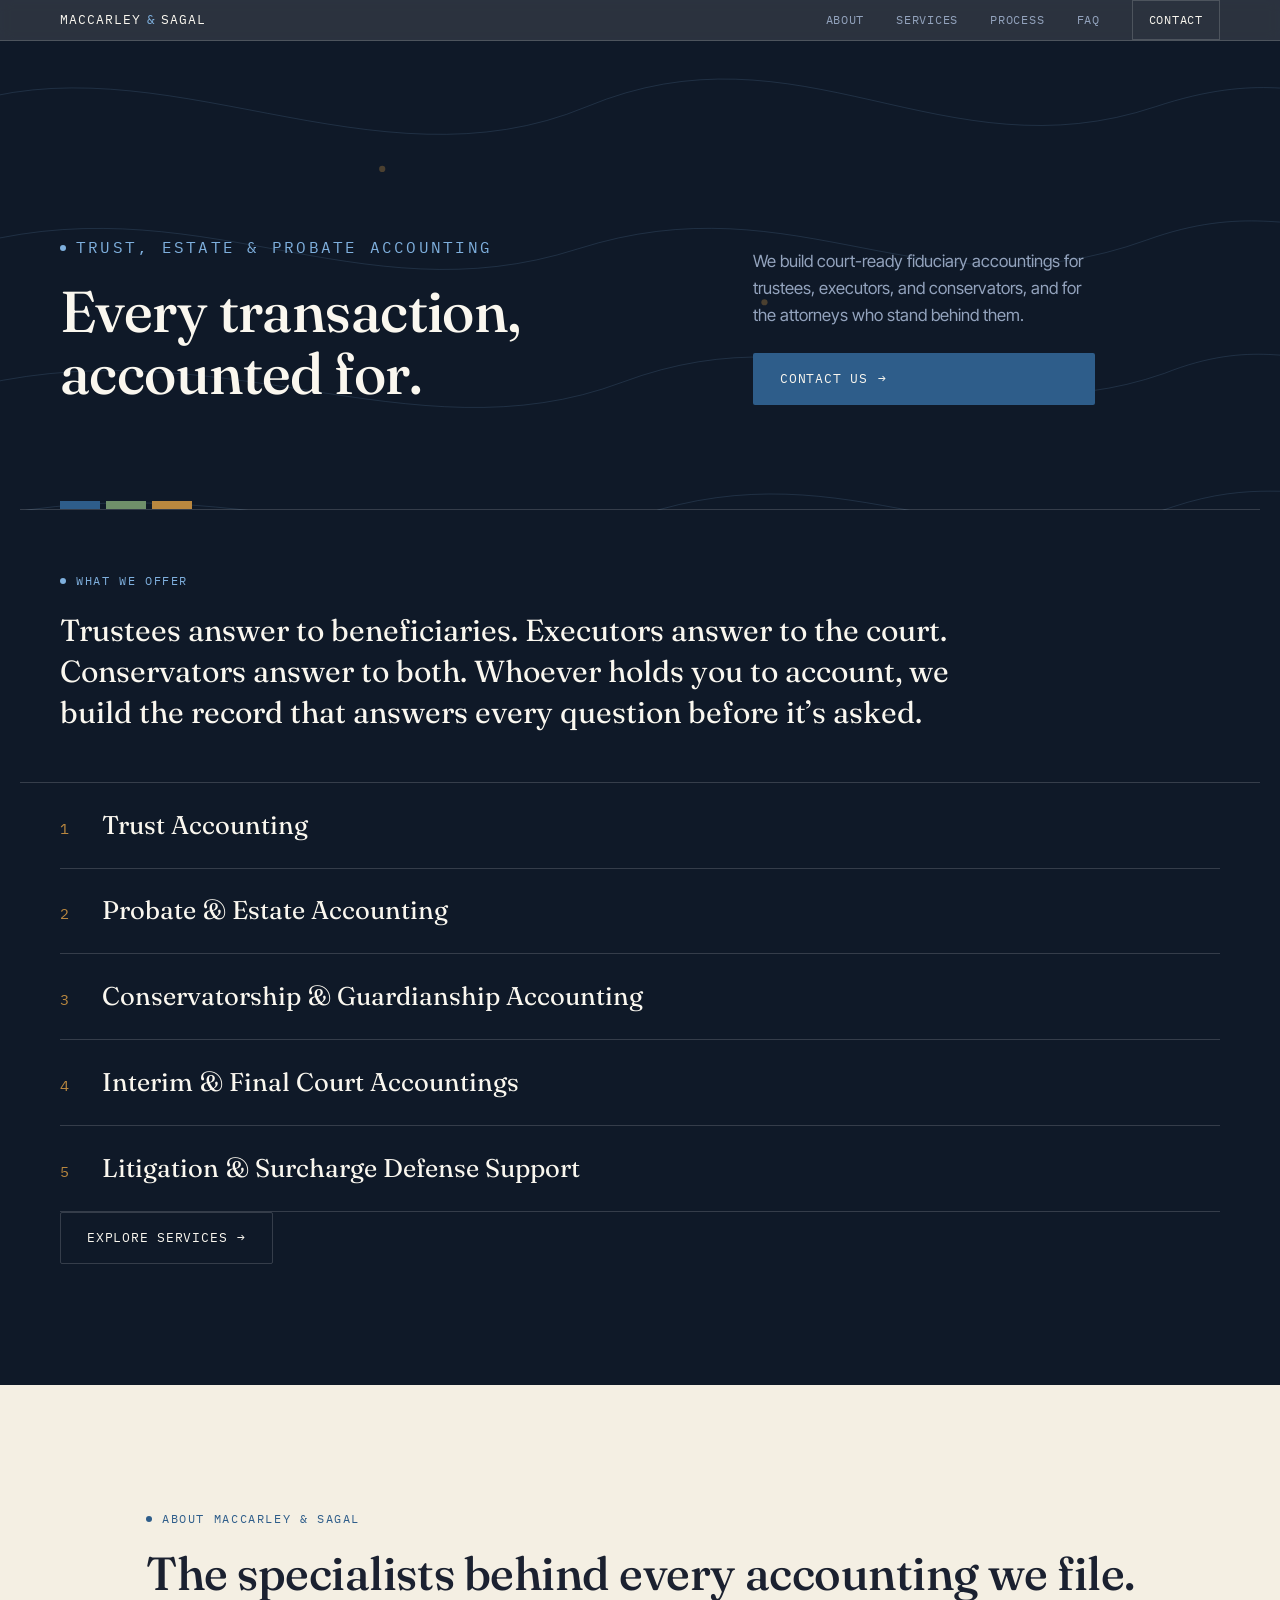
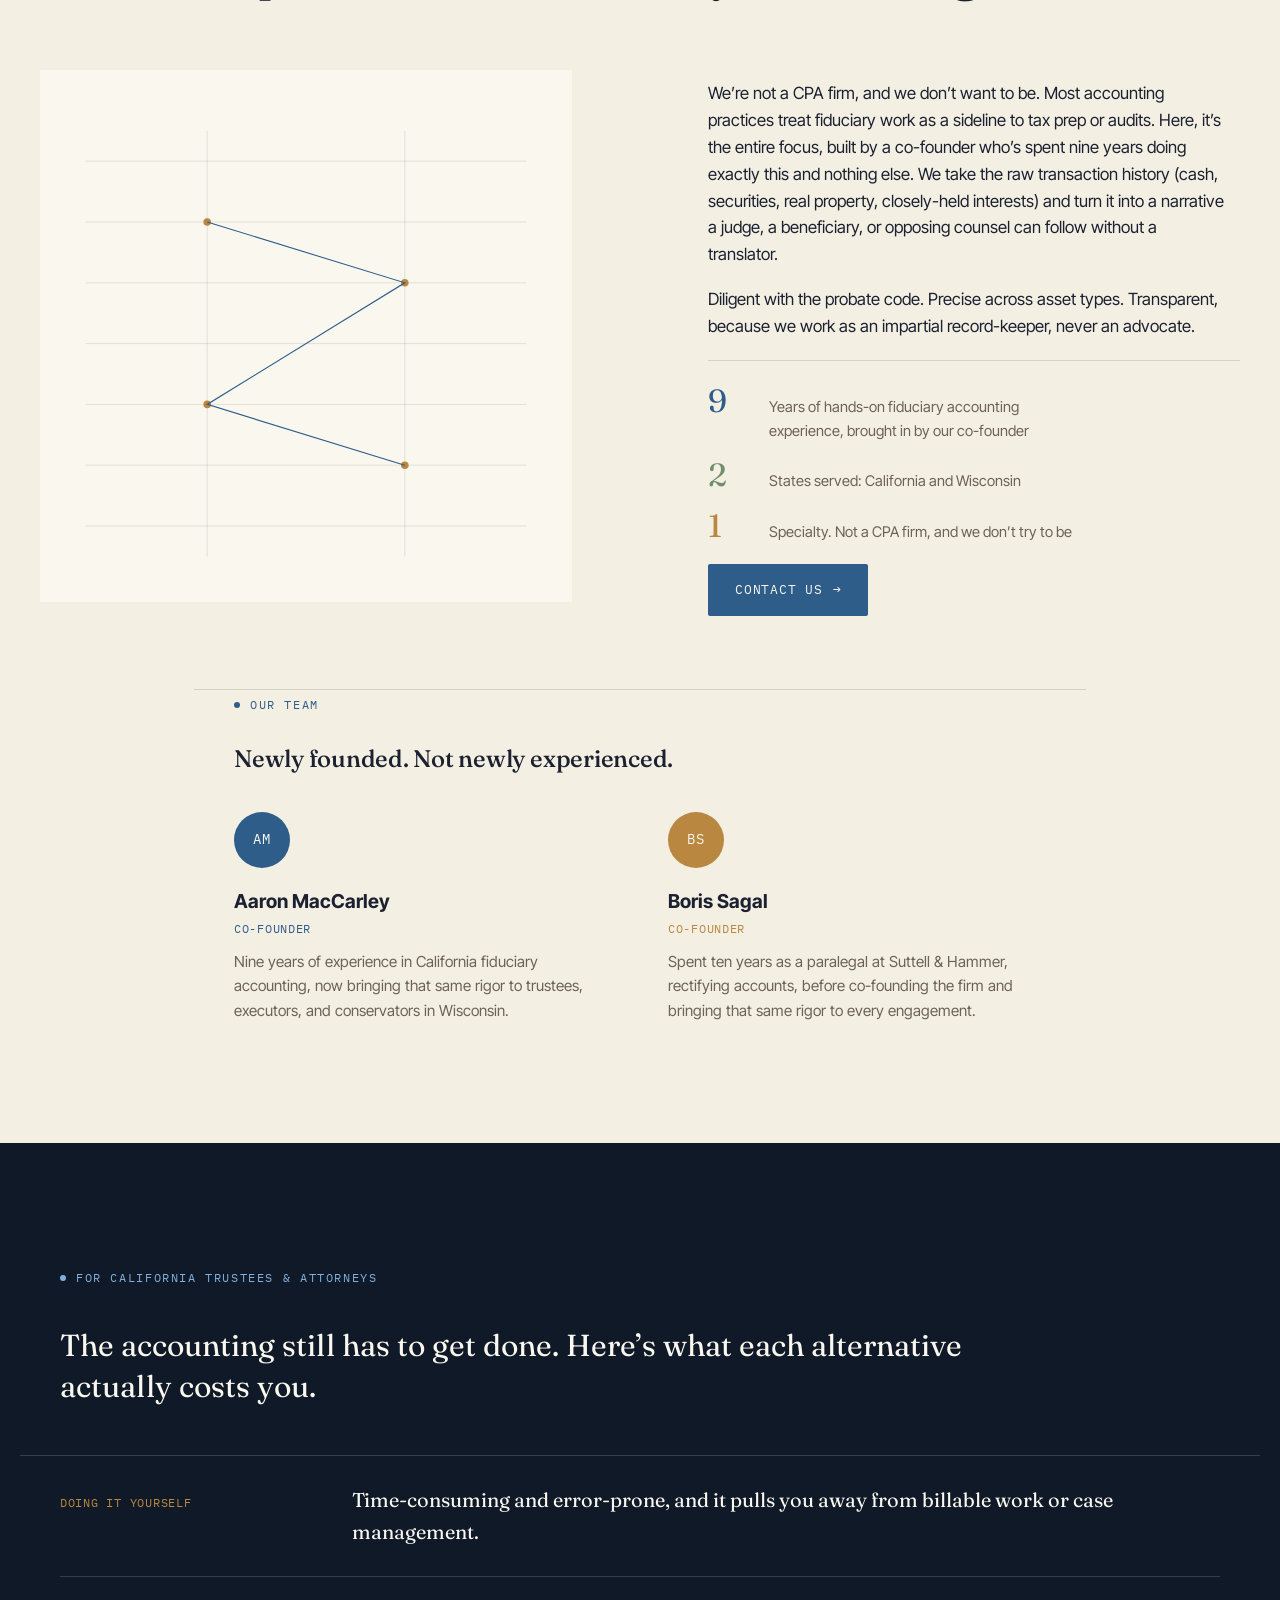
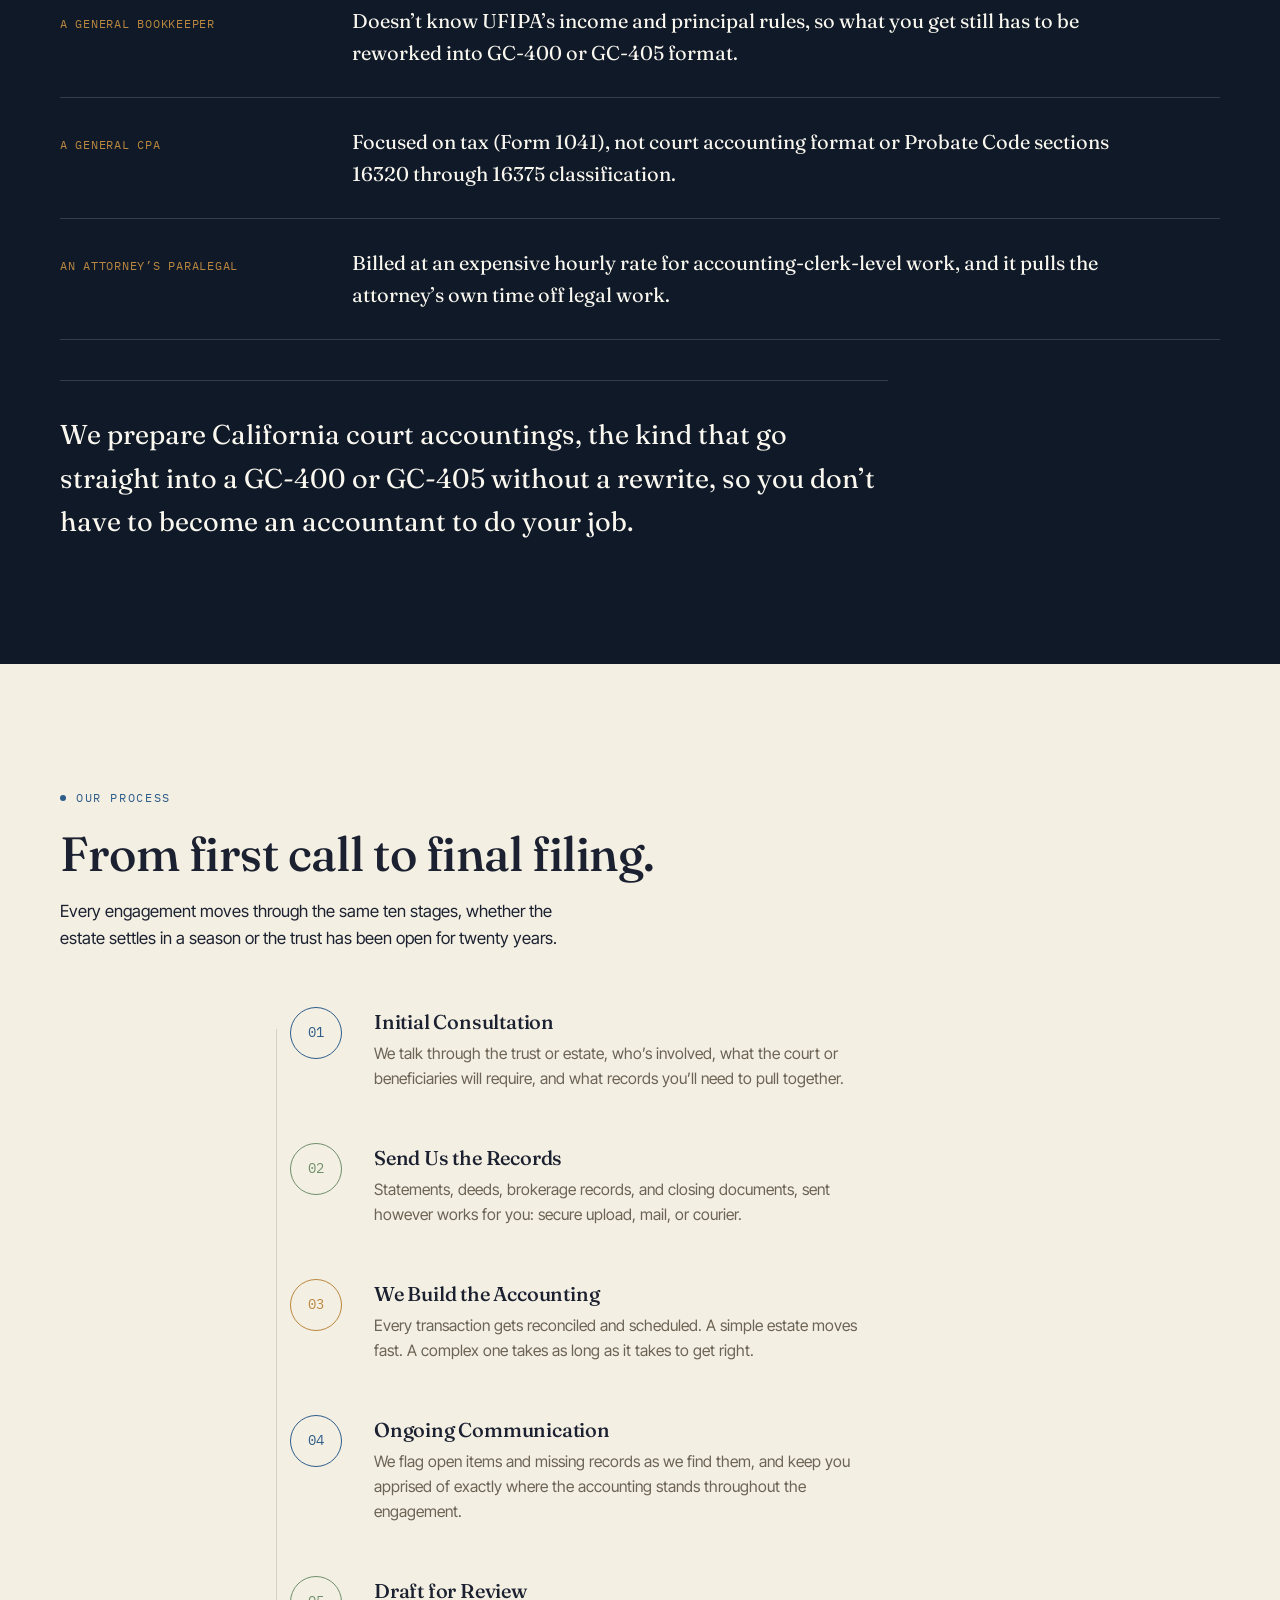
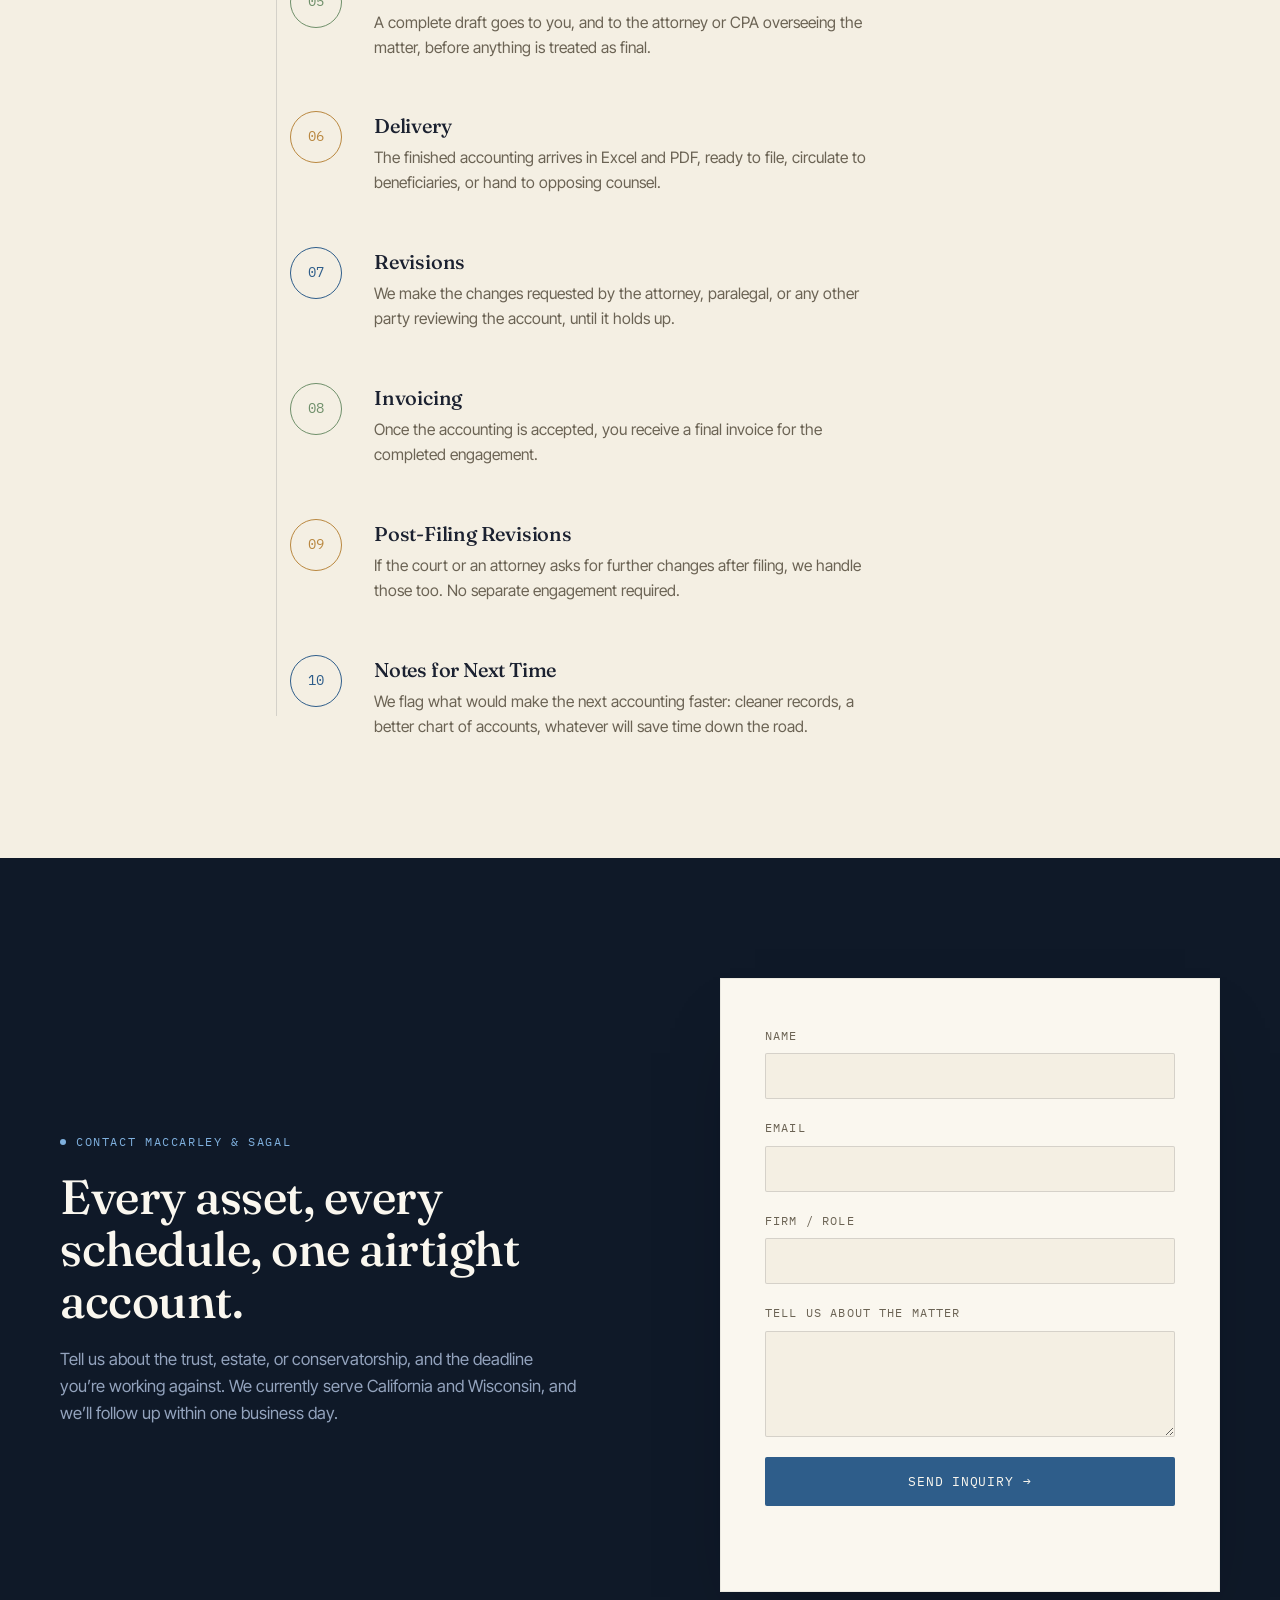
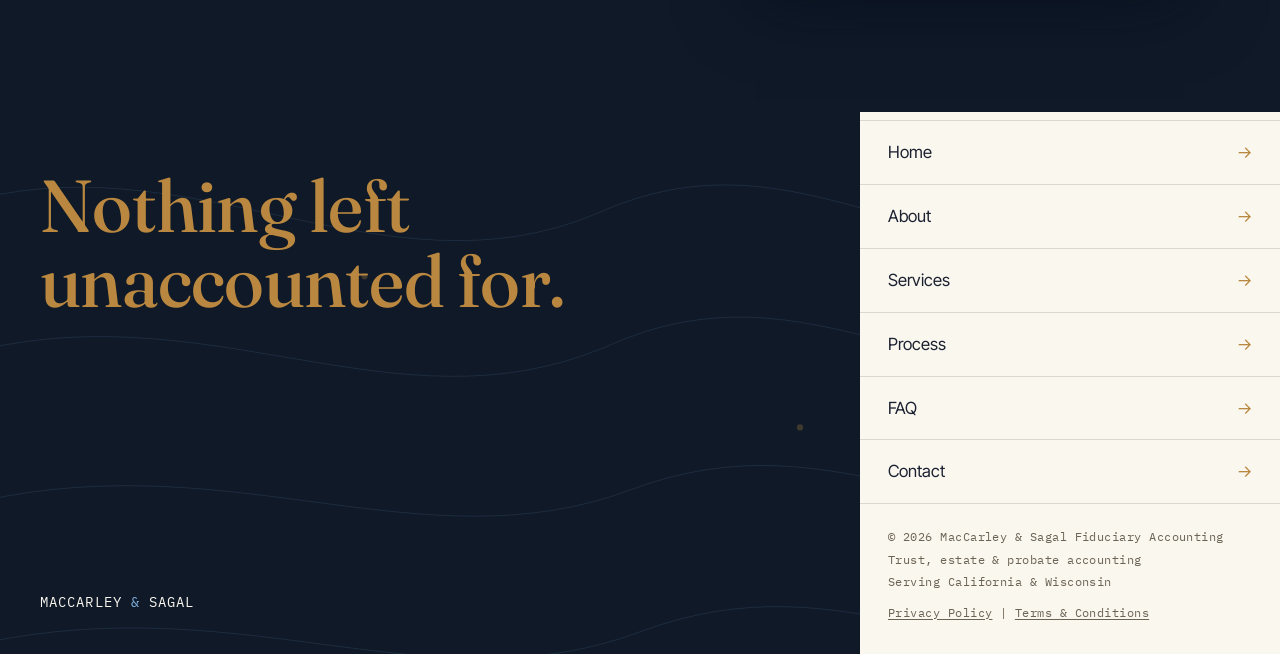
<file: index.html>
<!DOCTYPE html>
<html lang="en">
<head>
<meta charset="UTF-8">
<meta name="viewport" content="width=device-width, initial-scale=1.0">
<title>MacCarley &amp; Sagal Fiduciary Accounting | Trust, Estate &amp; Probate Accounting</title>
<meta name="description" content="Court-ready fiduciary accounting for trustees, executors, conservators, and the attorneys who represent them.">
<link rel="icon" type="image/svg+xml" href="favicon.svg">
<meta name="theme-color" content="#0F1928">
<meta property="og:type" content="website">
<meta property="og:site_name" content="MacCarley &amp; Sagal Fiduciary Accounting">
<meta property="og:title" content="MacCarley &amp; Sagal Fiduciary Accounting | Trust, Estate &amp; Probate Accounting">
<meta property="og:description" content="Court-ready fiduciary accounting for trustees, executors, conservators, and the attorneys who represent them.">
<meta property="og:url" content="https://macsagal.com/">
<meta name="twitter:card" content="summary">
<meta name="twitter:title" content="MacCarley &amp; Sagal Fiduciary Accounting | Trust, Estate &amp; Probate Accounting">
<meta name="twitter:description" content="Court-ready fiduciary accounting for trustees, executors, conservators, and the attorneys who represent them.">
<link rel="preconnect" href="https://fonts.googleapis.com">
<link rel="preconnect" href="https://fonts.gstatic.com" crossorigin>
<link href="https://fonts.googleapis.com/css2?family=Fraunces:opsz,wght@9..144,300;9..144,400;9..144,500;9..144,600&family=Inter+Tight:wght@400;500;600&family=IBM+Plex+Mono:wght@400;500&display=swap" rel="stylesheet">
<link rel="stylesheet" href="css/styles.css">
</head>
<body>

<a class="skip-link" href="#main">Skip to content</a>

<header class="site-header" data-reveal>
  <div class="wrap header-inner">
    <a href="#top" class="brand"><span class="brand-line">MacCarley</span> <span class="brand-accent">&amp;</span> <span class="brand-line">Sagal</span></a>
    <button class="nav-toggle" id="navToggle" aria-expanded="false" aria-controls="siteNav" aria-label="Toggle menu">
      <span></span><span></span><span></span>
    </button>
    <nav class="site-nav" id="siteNav">
      <a href="#about">About</a>
      <a href="#services">Services</a>
      <a href="#process">Process</a>
      <a href="faq.html">FAQ</a>
      <a href="#contact" class="nav-cta">Contact</a>
    </nav>
  </div>
</header>

<main id="main">

  <!-- HERO -->
  <section class="hero" id="top">
    <div class="hero-bg" aria-hidden="true">
      <svg class="topo" viewBox="0 0 1440 900" preserveAspectRatio="xMidYMid slice" xmlns="http://www.w3.org/2000/svg">
        <path d="M-50,120 C200,40 380,220 620,140 C860,60 1000,240 1250,160 C1400,110 1460,150 1500,130" />
        <path d="M-50,260 C180,180 420,360 660,260 C900,160 1060,340 1300,260 C1420,220 1470,250 1500,240" />
        <path d="M-50,420 C220,340 400,500 650,420 C900,340 1040,500 1290,410 C1400,370 1460,400 1500,390" />
        <path d="M-50,580 C240,500 460,660 700,570 C940,480 1080,640 1310,560 C1410,520 1460,550 1500,540" />
        <path d="M-50,730 C260,650 480,800 720,720 C960,640 1100,790 1320,710 C1410,680 1460,700 1500,690" />
        <circle cx="1180" cy="180" r="3.5" />
        <circle cx="430" cy="330" r="3.5" />
        <circle cx="860" cy="480" r="3.5" />
      </svg>
    </div>
    <div class="wrap hero-grid">
      <div class="hero-copy" data-reveal-stagger>
        <p class="eyebrow eyebrow-light"><span class="eyebrow-dot"></span>Trust, estate &amp; probate accounting</p>
        <h1 class="hero-headline">Every transaction,<br>accounted for.</h1>
      </div>
      <div class="hero-aside" data-reveal-stagger>
        <p>We build court-ready fiduciary accountings for trustees, executors, and conservators, and for the attorneys who stand behind them.</p>
        <a href="#contact" class="btn btn-primary">Contact Us <span aria-hidden="true">&rarr;</span></a>
      </div>
    </div>
    <div class="wrap swatch-row" data-reveal>
      <span class="swatch swatch-blue"></span>
      <span class="swatch swatch-sage"></span>
      <span class="swatch swatch-brass"></span>
    </div>
  </section>

  <!-- SERVICES (dark) -->
  <section class="section section-ink" id="services">
    <div class="wrap">
      <p class="eyebrow eyebrow-light" data-reveal><span class="eyebrow-dot"></span>What we offer</p>
      <p class="lede lede-light" data-reveal>Trustees answer to beneficiaries. Executors answer to the court. Conservators answer to both. Whoever holds you to account, we build the record that answers every question before it&rsquo;s asked.</p>
    </div>
    <ol class="service-list wrap" data-reveal-stagger>
      <li class="service-row">
        <span class="service-num">1</span>
        <span class="service-name">Trust Accounting</span>
      </li>
      <li class="service-row">
        <span class="service-num">2</span>
        <span class="service-name">Probate &amp; Estate Accounting</span>
      </li>
      <li class="service-row">
        <span class="service-num">3</span>
        <span class="service-name">Conservatorship &amp; Guardianship Accounting</span>
      </li>
      <li class="service-row">
        <span class="service-num">4</span>
        <span class="service-name">Interim &amp; Final Court Accountings</span>
      </li>
      <li class="service-row">
        <span class="service-num">5</span>
        <span class="service-name">Litigation &amp; Surcharge Defense Support</span>
      </li>
    </ol>
    <div class="wrap" data-reveal>
      <a href="#about" class="btn btn-outline-light">Explore Services <span aria-hidden="true">&rarr;</span></a>
    </div>
  </section>

  <!-- ABOUT -->
  <section class="section section-cream about" id="about">
    <div class="wrap about-head">
      <p class="eyebrow" data-reveal><span class="eyebrow-dot"></span>About MacCarley &amp; Sagal</p>
      <h2 class="section-headline about-headline" data-reveal>The specialists behind every accounting we file.</h2>
    </div>
    <div class="about-visual" data-reveal aria-hidden="true">
      <svg class="ledger-art" viewBox="0 0 700 700" xmlns="http://www.w3.org/2000/svg">
        <rect x="0" y="0" width="700" height="700" class="ledger-bg"/>
        <g class="ledger-lines">
          <line x1="60" y1="120" x2="640" y2="120"/>
          <line x1="60" y1="200" x2="640" y2="200"/>
          <line x1="60" y1="280" x2="640" y2="280"/>
          <line x1="60" y1="360" x2="640" y2="360"/>
          <line x1="60" y1="440" x2="640" y2="440"/>
          <line x1="60" y1="520" x2="640" y2="520"/>
          <line x1="60" y1="600" x2="640" y2="600"/>
          <line x1="220" y1="80" x2="220" y2="640"/>
          <line x1="480" y1="80" x2="480" y2="640"/>
        </g>
        <g class="ledger-mark">
          <circle cx="220" cy="200" r="5"/>
          <circle cx="480" cy="280" r="5"/>
          <circle cx="220" cy="440" r="5"/>
          <circle cx="480" cy="520" r="5"/>
          <path d="M220,200 L480,280 L220,440 L480,520" fill="none"/>
        </g>
      </svg>
    </div>
    <div class="about-copy">
      <p class="body-copy" data-reveal>We&rsquo;re not a CPA firm, and we don&rsquo;t want to be. Most accounting practices treat fiduciary work as a sideline to tax prep or audits. Here, it&rsquo;s the entire focus, built by a co-founder who&rsquo;s spent nine years doing exactly this and nothing else. We take the raw transaction history (cash, securities, real property, closely-held interests) and turn it into a narrative a judge, a beneficiary, or opposing counsel can follow without a translator.</p>
      <p class="body-copy" data-reveal>Diligent with the probate code. Precise across asset types. Transparent, because we work as an impartial record-keeper, never an advocate.</p>
      <div class="fact-row" data-reveal-stagger>
        <div class="fact">
          <span class="fact-num">9</span>
          <span class="fact-label">Years of hands-on fiduciary accounting experience, brought in by our co-founder</span>
        </div>
        <div class="fact">
          <span class="fact-num">2</span>
          <span class="fact-label">States served: California and Wisconsin</span>
        </div>
        <div class="fact">
          <span class="fact-num">1</span>
          <span class="fact-label">Specialty. Not a CPA firm, and we don&rsquo;t try to be</span>
        </div>
      </div>
      <a href="#contact" class="btn btn-primary" data-reveal>Contact Us <span aria-hidden="true">&rarr;</span></a>
    </div>
    <div class="wrap team">
      <div class="team-head">
        <p class="eyebrow" data-reveal><span class="eyebrow-dot"></span>Our Team</p>
        <h3 class="team-title" data-reveal>Newly founded. Not newly experienced.</h3>
      </div>
      <div class="team-grid" data-reveal-stagger>
        <div class="team-member">
          <span class="team-avatar" aria-hidden="true">AM</span>
          <h4 class="team-name">Aaron MacCarley</h4>
          <p class="team-role">Co-Founder</p>
          <p class="team-bio">Nine years of experience in California fiduciary accounting, now bringing that same rigor to trustees, executors, and conservators in Wisconsin.</p>
        </div>
        <div class="team-member">
          <span class="team-avatar" aria-hidden="true">BS</span>
          <h4 class="team-name">Boris Sagal</h4>
          <p class="team-role">Co-Founder</p>
          <p class="team-bio">Spent ten years as a paralegal at Suttell &amp; Hammer, rectifying accounts, before co-founding the firm and bringing that same rigor to every engagement.</p>
        </div>
      </div>
    </div>
  </section>

  <!-- CALIFORNIA COMPARISON -->
  <section class="section section-ink compare">
    <div class="wrap">
      <p class="eyebrow eyebrow-light" data-reveal><span class="eyebrow-dot"></span>For California Trustees &amp; Attorneys</p>
      <p class="lede lede-light" data-reveal>The accounting still has to get done. Here&rsquo;s what each alternative actually costs you.</p>
    </div>
    <ol class="compare-list wrap" data-reveal-stagger>
      <li class="compare-row">
        <span class="compare-name">Doing It Yourself</span>
        <p class="compare-gap">Time-consuming and error-prone, and it pulls you away from billable work or case management.</p>
      </li>
      <li class="compare-row">
        <span class="compare-name">A General Bookkeeper</span>
        <p class="compare-gap">Doesn&rsquo;t know UFIPA&rsquo;s income and principal rules, so what you get still has to be reworked into GC-400 or GC-405 format.</p>
      </li>
      <li class="compare-row">
        <span class="compare-name">A General CPA</span>
        <p class="compare-gap">Focused on tax (Form 1041), not court accounting format or Probate Code sections 16320 through 16375 classification.</p>
      </li>
      <li class="compare-row">
        <span class="compare-name">An Attorney&rsquo;s Paralegal</span>
        <p class="compare-gap">Billed at an expensive hourly rate for accounting-clerk-level work, and it pulls the attorney&rsquo;s own time off legal work.</p>
      </li>
    </ol>
    <div class="wrap" data-reveal>
      <p class="compare-close">We prepare California court accountings, the kind that go straight into a GC-400 or GC-405 without a rewrite, so you don&rsquo;t have to become an accountant to do your job.</p>
    </div>
  </section>

  <!-- PROCESS -->
  <section class="section section-cream process" id="process">
    <div class="wrap process-head">
      <p class="eyebrow" data-reveal><span class="eyebrow-dot"></span>Our Process</p>
      <h2 class="section-headline" data-reveal>From first call to final filing.</h2>
      <p class="body-copy process-intro" data-reveal>Every engagement moves through the same ten stages, whether the estate settles in a season or the trust has been open for twenty years.</p>
    </div>
    <ol class="wrap timeline">
      <li class="timeline-item timeline-blue" data-reveal>
        <span class="timeline-node">01</span>
        <div class="timeline-copy">
          <h3 class="timeline-title">Initial Consultation</h3>
          <p class="timeline-desc">We talk through the trust or estate, who&rsquo;s involved, what the court or beneficiaries will require, and what records you&rsquo;ll need to pull together.</p>
        </div>
      </li>
      <li class="timeline-item timeline-sage" data-reveal>
        <span class="timeline-node">02</span>
        <div class="timeline-copy">
          <h3 class="timeline-title">Send Us the Records</h3>
          <p class="timeline-desc">Statements, deeds, brokerage records, and closing documents, sent however works for you: secure upload, mail, or courier.</p>
        </div>
      </li>
      <li class="timeline-item timeline-brass" data-reveal>
        <span class="timeline-node">03</span>
        <div class="timeline-copy">
          <h3 class="timeline-title">We Build the Accounting</h3>
          <p class="timeline-desc">Every transaction gets reconciled and scheduled. A simple estate moves fast. A complex one takes as long as it takes to get right.</p>
        </div>
      </li>
      <li class="timeline-item timeline-blue" data-reveal>
        <span class="timeline-node">04</span>
        <div class="timeline-copy">
          <h3 class="timeline-title">Ongoing Communication</h3>
          <p class="timeline-desc">We flag open items and missing records as we find them, and keep you apprised of exactly where the accounting stands throughout the engagement.</p>
        </div>
      </li>
      <li class="timeline-item timeline-sage" data-reveal>
        <span class="timeline-node">05</span>
        <div class="timeline-copy">
          <h3 class="timeline-title">Draft for Review</h3>
          <p class="timeline-desc">A complete draft goes to you, and to the attorney or CPA overseeing the matter, before anything is treated as final.</p>
        </div>
      </li>
      <li class="timeline-item timeline-brass" data-reveal>
        <span class="timeline-node">06</span>
        <div class="timeline-copy">
          <h3 class="timeline-title">Delivery</h3>
          <p class="timeline-desc">The finished accounting arrives in Excel and PDF, ready to file, circulate to beneficiaries, or hand to opposing counsel.</p>
        </div>
      </li>
      <li class="timeline-item timeline-blue" data-reveal>
        <span class="timeline-node">07</span>
        <div class="timeline-copy">
          <h3 class="timeline-title">Revisions</h3>
          <p class="timeline-desc">We make the changes requested by the attorney, paralegal, or any other party reviewing the account, until it holds up.</p>
        </div>
      </li>
      <li class="timeline-item timeline-sage" data-reveal>
        <span class="timeline-node">08</span>
        <div class="timeline-copy">
          <h3 class="timeline-title">Invoicing</h3>
          <p class="timeline-desc">Once the accounting is accepted, you receive a final invoice for the completed engagement.</p>
        </div>
      </li>
      <li class="timeline-item timeline-brass" data-reveal>
        <span class="timeline-node">09</span>
        <div class="timeline-copy">
          <h3 class="timeline-title">Post-Filing Revisions</h3>
          <p class="timeline-desc">If the court or an attorney asks for further changes after filing, we handle those too. No separate engagement required.</p>
        </div>
      </li>
      <li class="timeline-item timeline-blue" data-reveal>
        <span class="timeline-node">10</span>
        <div class="timeline-copy">
          <h3 class="timeline-title">Notes for Next Time</h3>
          <p class="timeline-desc">We flag what would make the next accounting faster: cleaner records, a better chart of accounts, whatever will save time down the road.</p>
        </div>
      </li>
    </ol>
  </section>

  <!-- CONTACT -->
  <section class="section section-ink contact" id="contact">
    <div class="wrap contact-grid">
      <div class="contact-copy">
        <p class="eyebrow eyebrow-light" data-reveal><span class="eyebrow-dot"></span>Contact MacCarley &amp; Sagal</p>
        <h2 class="section-headline" style="color:var(--paper)" data-reveal>Every asset, every schedule, one airtight account.</h2>
        <p class="body-copy" style="color:var(--muted-cool)" data-reveal>Tell us about the trust, estate, or conservatorship, and the deadline you&rsquo;re working against. We currently serve California and Wisconsin, and we&rsquo;ll follow up within one business day.</p>
      </div>
      <div class="contact-panel" data-reveal>
        <form class="contact-form" id="contactForm" action="https://formspree.io/f/mykqqzzz" method="POST" novalidate>
          <input type="hidden" name="_subject" value="New website inquiry: MacCarley &amp; Sagal">
          <div class="field">
            <label for="name">Name</label>
            <input type="text" id="name" name="name" autocomplete="name" required>
          </div>
          <div class="field">
            <label for="email">Email</label>
            <input type="email" id="email" name="email" autocomplete="email" required>
          </div>
          <div class="field">
            <label for="firm">Firm / Role</label>
            <input type="text" id="firm" name="firm" autocomplete="organization">
          </div>
          <div class="field">
            <label for="message">Tell us about the matter</label>
            <textarea id="message" name="message" rows="4" required></textarea>
          </div>
          <button type="submit" class="btn btn-primary btn-block">Send Inquiry <span aria-hidden="true">&rarr;</span></button>
          <p class="form-note" id="formNote" role="status" aria-live="polite"></p>
        </form>
      </div>
    </div>
  </section>

</main>

<footer class="site-footer">
  <div class="footer-bg" aria-hidden="true">
    <svg class="topo" viewBox="0 0 1440 900" preserveAspectRatio="xMidYMid slice" xmlns="http://www.w3.org/2000/svg">
      <path d="M-50,100 C220,20 400,200 640,110 C880,20 1020,220 1270,120 C1400,70 1460,110 1500,100" />
      <path d="M-50,250 C210,170 430,360 670,260 C910,150 1050,360 1290,260 C1410,210 1460,250 1500,240" />
      <path d="M-50,420 C230,340 440,510 680,410 C920,300 1060,500 1300,400 C1410,360 1460,390 1500,380" />
      <path d="M-50,590 C250,510 470,660 710,570 C950,480 1090,650 1310,560 C1410,520 1460,550 1500,540" />
      <path d="M-50,750 C260,670 480,820 720,730 C960,640 1100,800 1320,720 C1410,690 1460,710 1500,700" />
      <circle cx="1150" cy="160" r="3.5" />
      <circle cx="410" cy="330" r="3.5" />
      <circle cx="900" cy="500" r="3.5" />
    </svg>
  </div>
  <div class="footer-grid" data-reveal-stagger>
    <div class="footer-left">
      <h2 class="footer-headline">Nothing left<br>unaccounted for.</h2>
      <a href="#top" class="footer-brand">MacCarley <span class="brand-accent">&amp;</span> Sagal</a>
    </div>
    <div class="footer-box">
      <nav class="footer-box-nav">
        <a href="#top"><span>Home</span><span class="row-arrow" aria-hidden="true">&rarr;</span></a>
        <a href="#about"><span>About</span><span class="row-arrow" aria-hidden="true">&rarr;</span></a>
        <a href="#services"><span>Services</span><span class="row-arrow" aria-hidden="true">&rarr;</span></a>
        <a href="#process"><span>Process</span><span class="row-arrow" aria-hidden="true">&rarr;</span></a>
        <a href="faq.html"><span>FAQ</span><span class="row-arrow" aria-hidden="true">&rarr;</span></a>
        <a href="#contact"><span>Contact</span><span class="row-arrow" aria-hidden="true">&rarr;</span></a>
      </nav>
      <div class="footer-box-meta">
        <p>&copy; 2026 MacCarley &amp; Sagal Fiduciary Accounting</p>
        <p>Trust, estate &amp; probate accounting</p>
        <p>Serving California &amp; Wisconsin</p>
        <p class="footer-legal"><a href="privacy.html">Privacy Policy</a> | <a href="terms.html">Terms &amp; Conditions</a></p>
      </div>
    </div>
  </div>
</footer>

<script src="js/script.js"></script>
</body>
</html>
</file>
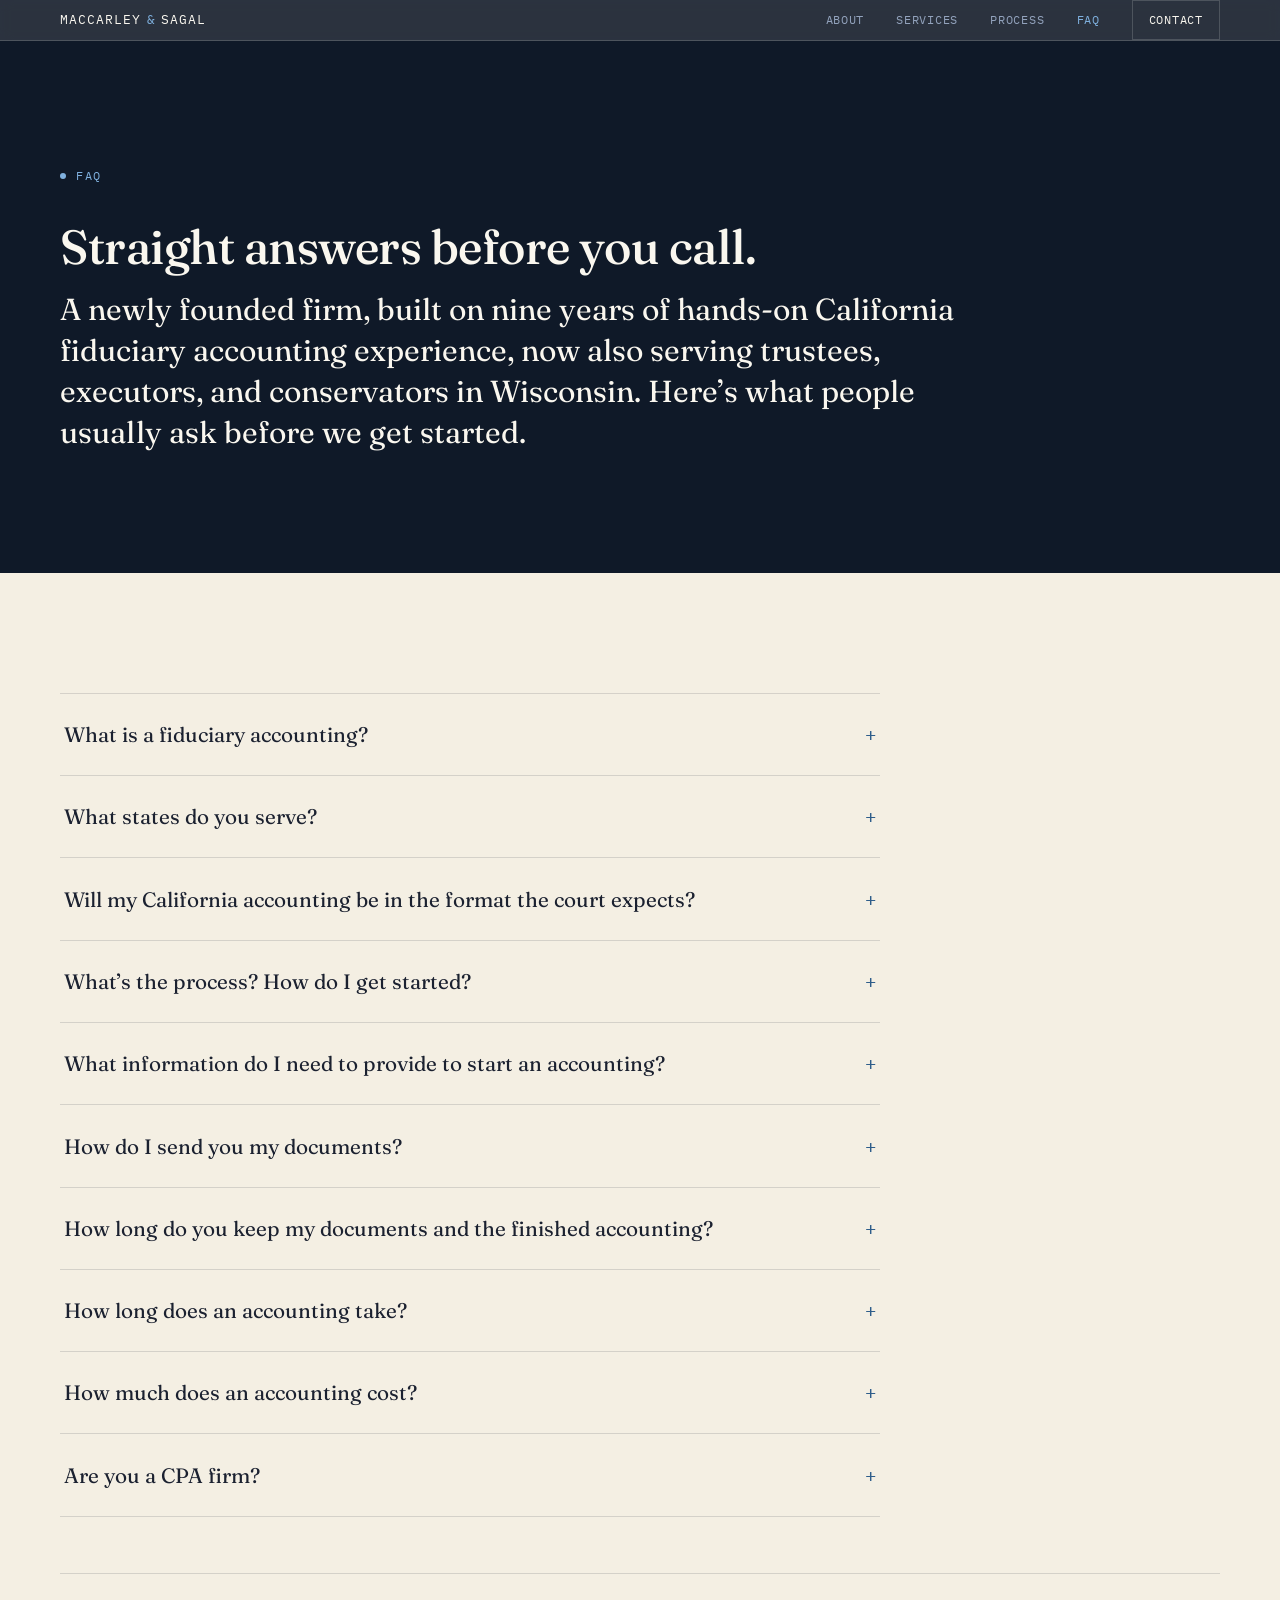
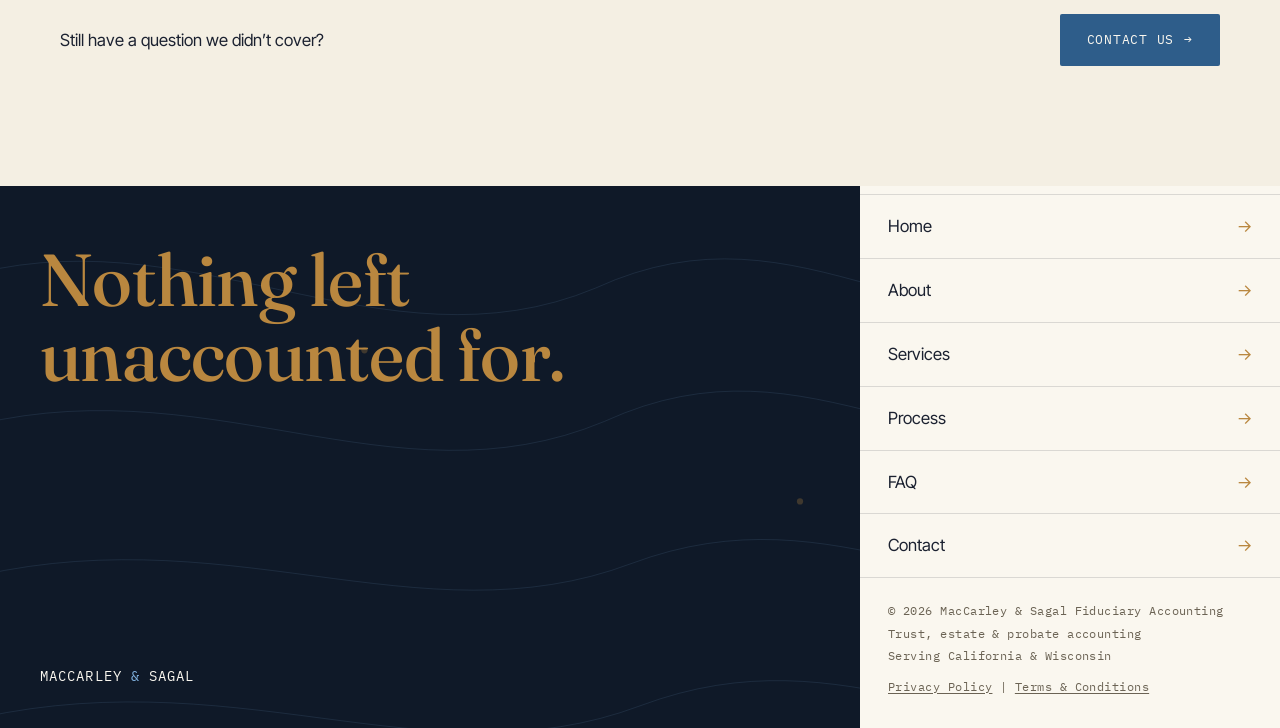
<file: faq.html>
<!DOCTYPE html>
<html lang="en">
<head>
<meta charset="UTF-8">
<meta name="viewport" content="width=device-width, initial-scale=1.0">
<title>FAQ | MacCarley &amp; Sagal Fiduciary Accounting</title>
<meta name="description" content="Answers to the questions trustees, executors, conservators, and attorneys ask before starting a fiduciary accounting with us.">
<link rel="icon" type="image/svg+xml" href="favicon.svg">
<meta name="theme-color" content="#0F1928">
<meta property="og:type" content="website">
<meta property="og:site_name" content="MacCarley &amp; Sagal Fiduciary Accounting">
<meta property="og:title" content="FAQ | MacCarley &amp; Sagal Fiduciary Accounting">
<meta property="og:description" content="Answers to the questions trustees, executors, conservators, and attorneys ask before starting a fiduciary accounting with us.">
<meta property="og:url" content="https://macsagal.com/faq.html">
<meta name="twitter:card" content="summary">
<meta name="twitter:title" content="FAQ | MacCarley &amp; Sagal Fiduciary Accounting">
<meta name="twitter:description" content="Answers to the questions trustees, executors, conservators, and attorneys ask before starting a fiduciary accounting with us.">
<link rel="preconnect" href="https://fonts.googleapis.com">
<link rel="preconnect" href="https://fonts.gstatic.com" crossorigin>
<link href="https://fonts.googleapis.com/css2?family=Fraunces:opsz,wght@9..144,300;9..144,400;9..144,500;9..144,600&family=Inter+Tight:wght@400;500;600&family=IBM+Plex+Mono:wght@400;500&display=swap" rel="stylesheet">
<link rel="stylesheet" href="css/styles.css">
</head>
<body>

<a class="skip-link" href="#main">Skip to content</a>

<header class="site-header" data-reveal>
  <div class="wrap header-inner">
    <a href="index.html" class="brand"><span class="brand-line">MacCarley</span> <span class="brand-accent">&amp;</span> <span class="brand-line">Sagal</span></a>
    <button class="nav-toggle" id="navToggle" aria-expanded="false" aria-controls="siteNav" aria-label="Toggle menu">
      <span></span><span></span><span></span>
    </button>
    <nav class="site-nav" id="siteNav">
      <a href="index.html#about">About</a>
      <a href="index.html#services">Services</a>
      <a href="index.html#process">Process</a>
      <a href="faq.html" aria-current="page">FAQ</a>
      <a href="index.html#contact" class="nav-cta">Contact</a>
    </nav>
  </div>
</header>

<main id="main">

  <!-- FAQ HERO -->
  <section class="section section-ink page-hero">
    <div class="wrap">
      <p class="eyebrow eyebrow-light" data-reveal><span class="eyebrow-dot"></span>FAQ</p>
      <h1 class="section-headline" style="color:var(--paper)" data-reveal>Straight answers before you call.</h1>
      <p class="lede lede-light" data-reveal>A newly founded firm, built on nine years of hands-on California fiduciary accounting experience, now also serving trustees, executors, and conservators in Wisconsin. Here&rsquo;s what people usually ask before we get started.</p>
    </div>
  </section>

  <!-- FAQ LIST -->
  <section class="section section-cream faq-section">
    <div class="wrap">
      <div class="faq-list" data-reveal-stagger>

        <details class="faq-item">
          <summary class="faq-question">What is a fiduciary accounting?<span class="faq-icon" aria-hidden="true">+</span></summary>
          <p class="faq-answer">A fiduciary accounting is a formal report of every transaction inside a trust, estate, guardianship, or conservatorship over a set period: receipts, disbursements, and everything allocated between principal and income. It&rsquo;s governed by the trust instrument and state law, has to include every asset, and has to balance to the penny. Courts order them. Beneficiaries are often entitled to them.</p>
        </details>

        <details class="faq-item">
          <summary class="faq-question">What states do you serve?<span class="faq-icon" aria-hidden="true">+</span></summary>
          <p class="faq-answer">California, where nine years of hands-on experience is built specifically around the Probate Code and UFIPA, and Wisconsin, which we&rsquo;ve more recently begun serving as well.</p>
        </details>

        <details class="faq-item">
          <summary class="faq-question">Will my California accounting be in the format the court expects?<span class="faq-icon" aria-hidden="true">+</span></summary>
          <p class="faq-answer">Yes. California accountings are delivered in the schedule format courts and opposing counsel already expect: a Summary of Account and Schedules A through E, built to drop straight into a GC-400 or GC-405 rather than a spreadsheet that still needs to be translated into that format.</p>
        </details>

        <details class="faq-item">
          <summary class="faq-question">What&rsquo;s the process? How do I get started?<span class="faq-icon" aria-hidden="true">+</span></summary>
          <p class="faq-answer">Call or email us to talk through the matter: who&rsquo;s involved, what the court or beneficiaries require, and what the timeline looks like. From there, we&rsquo;ll tell you exactly what to send over.</p>
        </details>

        <details class="faq-item">
          <summary class="faq-question">What information do I need to provide to start an accounting?<span class="faq-icon" aria-hidden="true">+</span></summary>
          <p class="faq-answer-lead">To properly prepare your accounting, we&rsquo;ll need:</p>
          <ul class="faq-checklist">
            <li>Bank statements</li>
            <li>Check registers</li>
            <li>Investment statements and trade confirmations</li>
            <li>Final escrow settlement statement(s)</li>
            <li>Any pertinent court documents (inventory &amp; appraisal, previous accountings prepared by others, etc.)</li>
          </ul>
          <p class="faq-answer-note">Your records don&rsquo;t need to be organized before you send them. Making sense of the mess is our job, not yours.</p>
        </details>

        <details class="faq-item">
          <summary class="faq-question">How do I send you my documents?<span class="faq-icon" aria-hidden="true">+</span></summary>
          <p class="faq-answer">However works best for you: scanned and emailed, mailed or couriered as hard copies, or uploaded to secure online storage.</p>
        </details>

        <details class="faq-item">
          <summary class="faq-question">How long do you keep my documents and the finished accounting?<span class="faq-icon" aria-hidden="true">+</span></summary>
          <p class="faq-answer">Original materials are returned within a month or two of receiving them. The finished accounting itself we keep indefinitely, so it&rsquo;s there if you or the court need it again.</p>
        </details>

        <details class="faq-item">
          <summary class="faq-question">How long does an accounting take?<span class="faq-icon" aria-hidden="true">+</span></summary>
          <p class="faq-answer">It depends on how much activity there was, how long a period it covers, how quickly documents are available, and how many open items turn up along the way. A quiet single year moves fast. A decade of activity across a dozen accounts takes longer, and we&rsquo;ll tell you why.</p>
        </details>

        <details class="faq-item">
          <summary class="faq-question">How much does an accounting cost?<span class="faq-icon" aria-hidden="true">+</span></summary>
          <p class="faq-answer">It varies with the complexity and volume of activity involved. Tell us about the matter, and we&rsquo;ll give you a specific estimate rather than a generic range.</p>
        </details>

        <details class="faq-item">
          <summary class="faq-question">Are you a CPA firm?<span class="faq-icon" aria-hidden="true">+</span></summary>
          <p class="faq-answer">No, and that&rsquo;s deliberate. We don&rsquo;t prepare tax returns, audits, or general bookkeeping. Fiduciary accounting for trusts, estates, guardianships, and conservatorships is the entire practice, not a sideline, and it&rsquo;s what our co-founder has done, exclusively, for nine years.</p>
        </details>

      </div>

      <div class="page-cta" data-reveal>
        <p class="body-copy">Still have a question we didn&rsquo;t cover?</p>
        <a href="index.html#contact" class="btn btn-primary">Contact Us <span aria-hidden="true">&rarr;</span></a>
      </div>
    </div>
  </section>

</main>

<footer class="site-footer">
  <div class="footer-bg" aria-hidden="true">
    <svg class="topo" viewBox="0 0 1440 900" preserveAspectRatio="xMidYMid slice" xmlns="http://www.w3.org/2000/svg">
      <path d="M-50,100 C220,20 400,200 640,110 C880,20 1020,220 1270,120 C1400,70 1460,110 1500,100" />
      <path d="M-50,250 C210,170 430,360 670,260 C910,150 1050,360 1290,260 C1410,210 1460,250 1500,240" />
      <path d="M-50,420 C230,340 440,510 680,410 C920,300 1060,500 1300,400 C1410,360 1460,390 1500,380" />
      <path d="M-50,590 C250,510 470,660 710,570 C950,480 1090,650 1310,560 C1410,520 1460,550 1500,540" />
      <path d="M-50,750 C260,670 480,820 720,730 C960,640 1100,800 1320,720 C1410,690 1460,710 1500,700" />
      <circle cx="1150" cy="160" r="3.5" />
      <circle cx="410" cy="330" r="3.5" />
      <circle cx="900" cy="500" r="3.5" />
    </svg>
  </div>
  <div class="footer-grid" data-reveal-stagger>
    <div class="footer-left">
      <h2 class="footer-headline">Nothing left<br>unaccounted for.</h2>
      <a href="index.html" class="footer-brand">MacCarley <span class="brand-accent">&amp;</span> Sagal</a>
    </div>
    <div class="footer-box">
      <nav class="footer-box-nav">
        <a href="index.html"><span>Home</span><span class="row-arrow" aria-hidden="true">&rarr;</span></a>
        <a href="index.html#about"><span>About</span><span class="row-arrow" aria-hidden="true">&rarr;</span></a>
        <a href="index.html#services"><span>Services</span><span class="row-arrow" aria-hidden="true">&rarr;</span></a>
        <a href="index.html#process"><span>Process</span><span class="row-arrow" aria-hidden="true">&rarr;</span></a>
        <a href="faq.html"><span>FAQ</span><span class="row-arrow" aria-hidden="true">&rarr;</span></a>
        <a href="index.html#contact"><span>Contact</span><span class="row-arrow" aria-hidden="true">&rarr;</span></a>
      </nav>
      <div class="footer-box-meta">
        <p>&copy; 2026 MacCarley &amp; Sagal Fiduciary Accounting</p>
        <p>Trust, estate &amp; probate accounting</p>
        <p>Serving California &amp; Wisconsin</p>
        <p class="footer-legal"><a href="privacy.html">Privacy Policy</a> | <a href="terms.html">Terms &amp; Conditions</a></p>
      </div>
    </div>
  </div>
</footer>

<script src="js/script.js"></script>
</body>
</html>
</file>
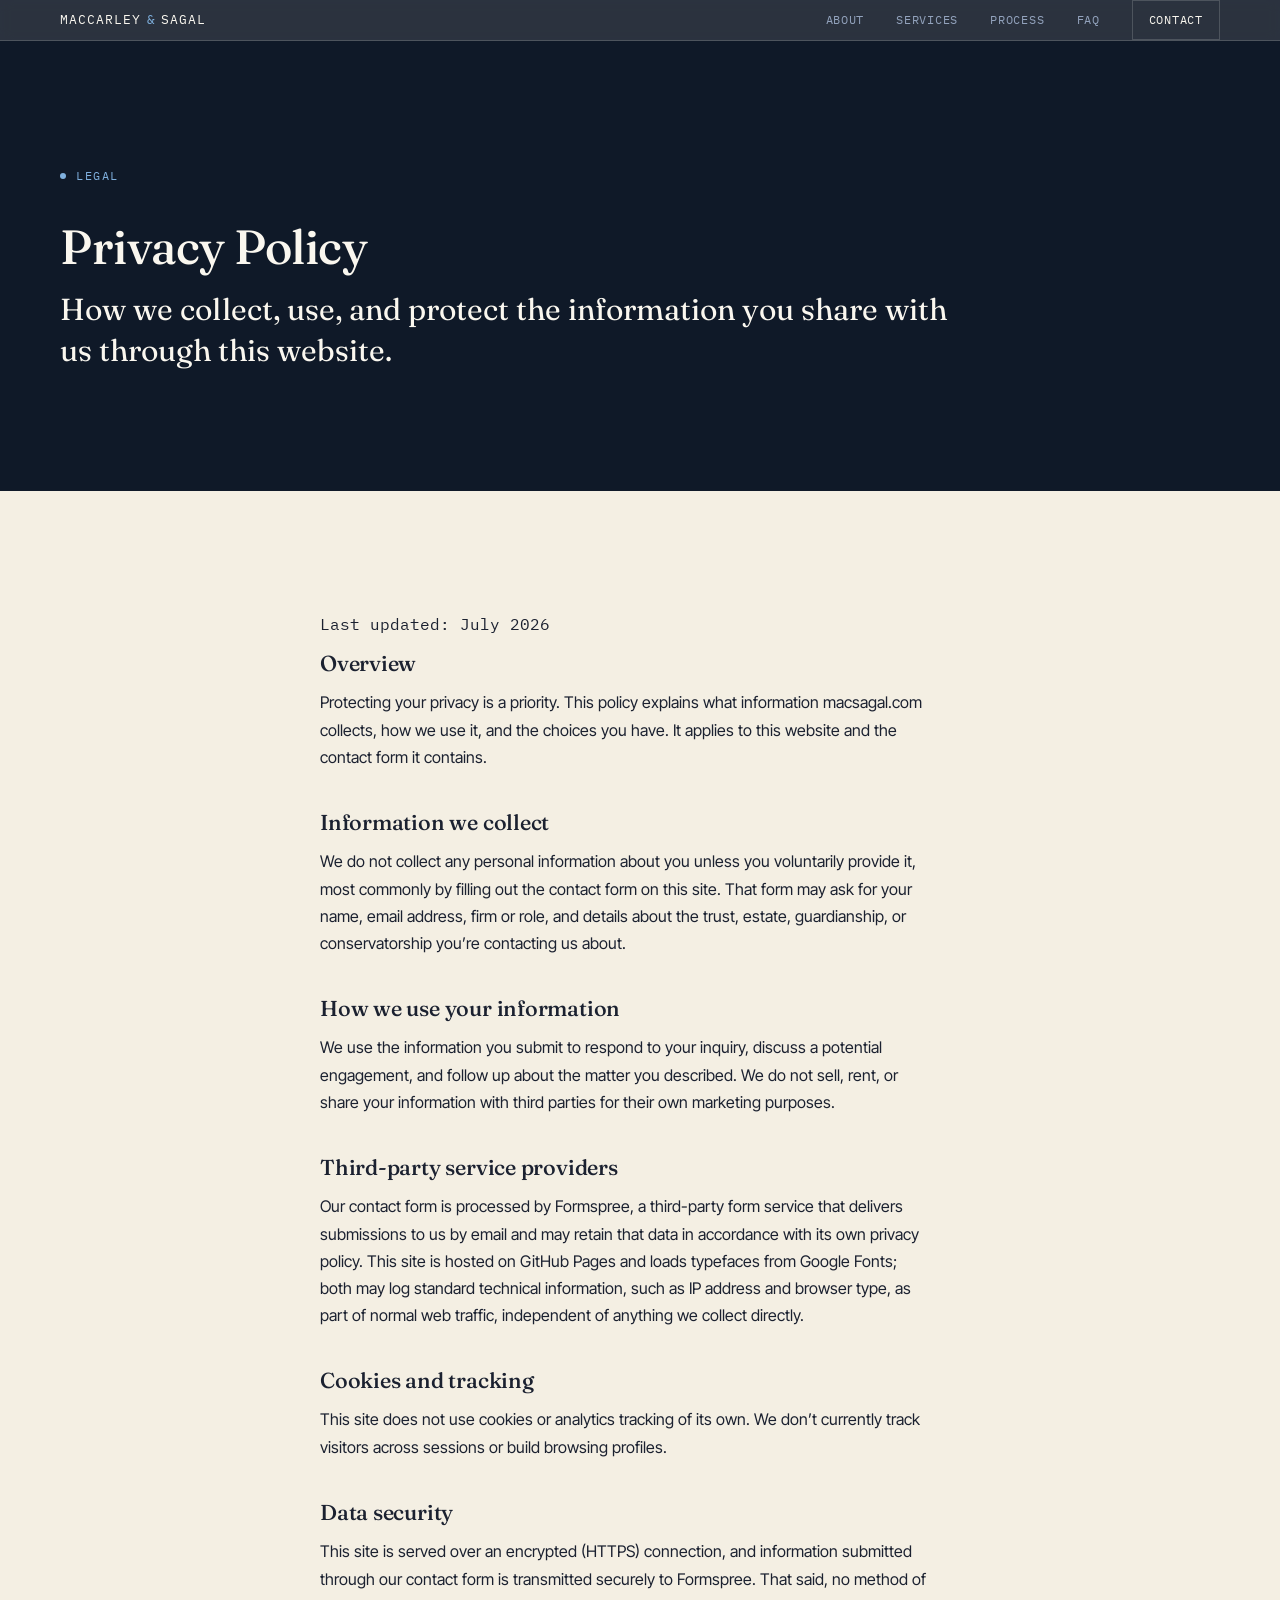
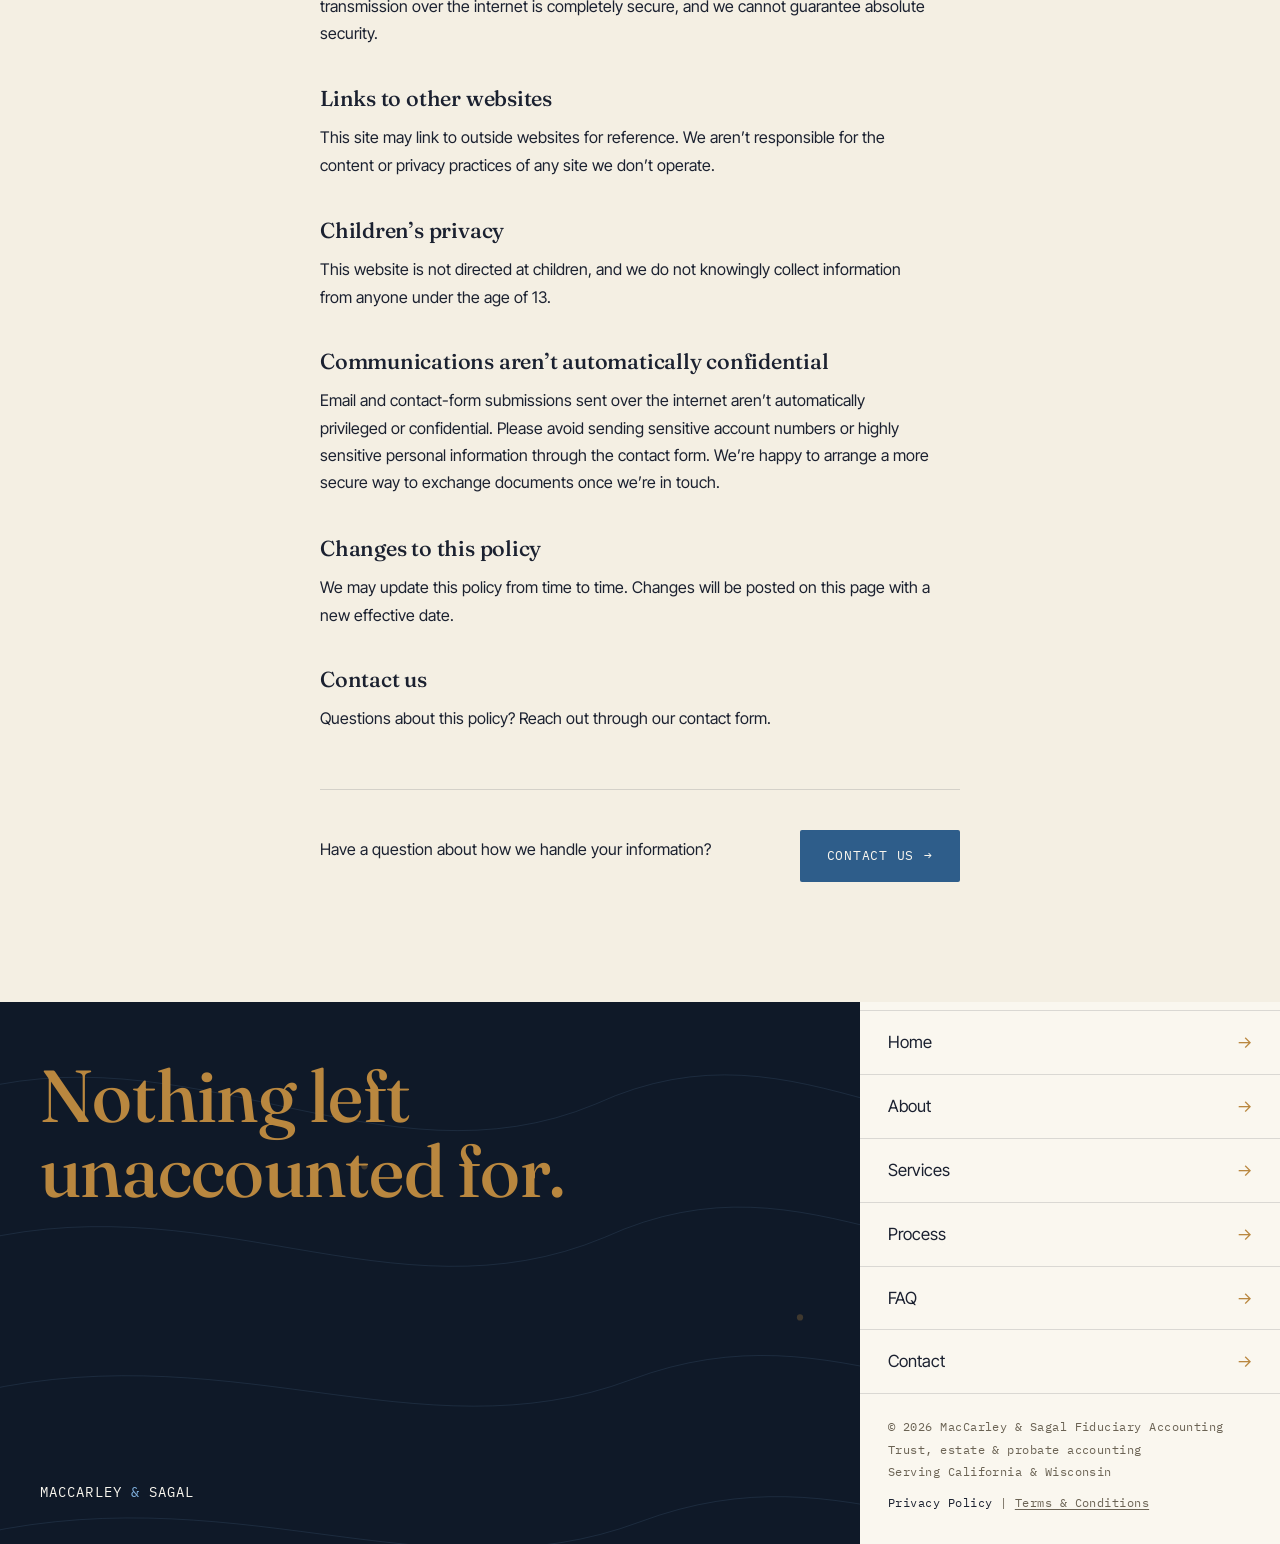
<file: privacy.html>
<!DOCTYPE html>
<html lang="en">
<head>
<meta charset="UTF-8">
<meta name="viewport" content="width=device-width, initial-scale=1.0">
<title>Privacy Policy | MacCarley &amp; Sagal Fiduciary Accounting</title>
<meta name="description" content="How MacCarley & Sagal Fiduciary Accounting collects, uses, and protects information submitted through this website.">
<link rel="icon" type="image/svg+xml" href="favicon.svg">
<meta name="theme-color" content="#0F1928">
<meta property="og:type" content="website">
<meta property="og:site_name" content="MacCarley &amp; Sagal Fiduciary Accounting">
<meta property="og:title" content="Privacy Policy | MacCarley &amp; Sagal Fiduciary Accounting">
<meta property="og:description" content="How MacCarley & Sagal Fiduciary Accounting collects, uses, and protects information submitted through this website.">
<meta property="og:url" content="https://macsagal.com/privacy.html">
<meta name="twitter:card" content="summary">
<meta name="twitter:title" content="Privacy Policy | MacCarley &amp; Sagal Fiduciary Accounting">
<meta name="twitter:description" content="How MacCarley & Sagal Fiduciary Accounting collects, uses, and protects information submitted through this website.">
<link rel="preconnect" href="https://fonts.googleapis.com">
<link rel="preconnect" href="https://fonts.gstatic.com" crossorigin>
<link href="https://fonts.googleapis.com/css2?family=Fraunces:opsz,wght@9..144,300;9..144,400;9..144,500;9..144,600&family=Inter+Tight:wght@400;500;600&family=IBM+Plex+Mono:wght@400;500&display=swap" rel="stylesheet">
<link rel="stylesheet" href="css/styles.css">
</head>
<body>

<a class="skip-link" href="#main">Skip to content</a>

<header class="site-header" data-reveal>
  <div class="wrap header-inner">
    <a href="index.html" class="brand"><span class="brand-line">MacCarley</span> <span class="brand-accent">&amp;</span> <span class="brand-line">Sagal</span></a>
    <button class="nav-toggle" id="navToggle" aria-expanded="false" aria-controls="siteNav" aria-label="Toggle menu">
      <span></span><span></span><span></span>
    </button>
    <nav class="site-nav" id="siteNav">
      <a href="index.html#about">About</a>
      <a href="index.html#services">Services</a>
      <a href="index.html#process">Process</a>
      <a href="faq.html">FAQ</a>
      <a href="index.html#contact" class="nav-cta">Contact</a>
    </nav>
  </div>
</header>

<main id="main">

  <!-- PRIVACY HERO -->
  <section class="section section-ink page-hero">
    <div class="wrap">
      <p class="eyebrow eyebrow-light" data-reveal><span class="eyebrow-dot"></span>Legal</p>
      <h1 class="section-headline" style="color:var(--paper)" data-reveal>Privacy Policy</h1>
      <p class="lede lede-light" data-reveal>How we collect, use, and protect the information you share with us through this website.</p>
    </div>
  </section>

  <!-- PRIVACY CONTENT -->
  <section class="section section-cream">
    <div class="wrap legal-content">
      <p class="legal-meta" data-reveal>Last updated: July 2026</p>

      <section data-reveal>
        <h2>Overview</h2>
        <p>Protecting your privacy is a priority. This policy explains what information macsagal.com collects, how we use it, and the choices you have. It applies to this website and the contact form it contains.</p>
      </section>

      <section data-reveal>
        <h2>Information we collect</h2>
        <p>We do not collect any personal information about you unless you voluntarily provide it, most commonly by filling out the contact form on this site. That form may ask for your name, email address, firm or role, and details about the trust, estate, guardianship, or conservatorship you&rsquo;re contacting us about.</p>
      </section>

      <section data-reveal>
        <h2>How we use your information</h2>
        <p>We use the information you submit to respond to your inquiry, discuss a potential engagement, and follow up about the matter you described. We do not sell, rent, or share your information with third parties for their own marketing purposes.</p>
      </section>

      <section data-reveal>
        <h2>Third-party service providers</h2>
        <p>Our contact form is processed by Formspree, a third-party form service that delivers submissions to us by email and may retain that data in accordance with its own privacy policy. This site is hosted on GitHub Pages and loads typefaces from Google Fonts; both may log standard technical information, such as IP address and browser type, as part of normal web traffic, independent of anything we collect directly.</p>
      </section>

      <section data-reveal>
        <h2>Cookies and tracking</h2>
        <p>This site does not use cookies or analytics tracking of its own. We don&rsquo;t currently track visitors across sessions or build browsing profiles.</p>
      </section>

      <section data-reveal>
        <h2>Data security</h2>
        <p>This site is served over an encrypted (HTTPS) connection, and information submitted through our contact form is transmitted securely to Formspree. That said, no method of transmission over the internet is completely secure, and we cannot guarantee absolute security.</p>
      </section>

      <section data-reveal>
        <h2>Links to other websites</h2>
        <p>This site may link to outside websites for reference. We aren&rsquo;t responsible for the content or privacy practices of any site we don&rsquo;t operate.</p>
      </section>

      <section data-reveal>
        <h2>Children&rsquo;s privacy</h2>
        <p>This website is not directed at children, and we do not knowingly collect information from anyone under the age of 13.</p>
      </section>

      <section data-reveal>
        <h2>Communications aren&rsquo;t automatically confidential</h2>
        <p>Email and contact-form submissions sent over the internet aren&rsquo;t automatically privileged or confidential. Please avoid sending sensitive account numbers or highly sensitive personal information through the contact form. We&rsquo;re happy to arrange a more secure way to exchange documents once we&rsquo;re in touch.</p>
      </section>

      <section data-reveal>
        <h2>Changes to this policy</h2>
        <p>We may update this policy from time to time. Changes will be posted on this page with a new effective date.</p>
      </section>

      <section data-reveal>
        <h2>Contact us</h2>
        <p>Questions about this policy? Reach out through our contact form.</p>
      </section>

      <div class="page-cta" data-reveal>
        <p class="body-copy">Have a question about how we handle your information?</p>
        <a href="index.html#contact" class="btn btn-primary">Contact Us <span aria-hidden="true">&rarr;</span></a>
      </div>
    </div>
  </section>

</main>

<footer class="site-footer">
  <div class="footer-bg" aria-hidden="true">
    <svg class="topo" viewBox="0 0 1440 900" preserveAspectRatio="xMidYMid slice" xmlns="http://www.w3.org/2000/svg">
      <path d="M-50,100 C220,20 400,200 640,110 C880,20 1020,220 1270,120 C1400,70 1460,110 1500,100" />
      <path d="M-50,250 C210,170 430,360 670,260 C910,150 1050,360 1290,260 C1410,210 1460,250 1500,240" />
      <path d="M-50,420 C230,340 440,510 680,410 C920,300 1060,500 1300,400 C1410,360 1460,390 1500,380" />
      <path d="M-50,590 C250,510 470,660 710,570 C950,480 1090,650 1310,560 C1410,520 1460,550 1500,540" />
      <path d="M-50,750 C260,670 480,820 720,730 C960,640 1100,800 1320,720 C1410,690 1460,710 1500,700" />
      <circle cx="1150" cy="160" r="3.5" />
      <circle cx="410" cy="330" r="3.5" />
      <circle cx="900" cy="500" r="3.5" />
    </svg>
  </div>
  <div class="footer-grid" data-reveal-stagger>
    <div class="footer-left">
      <h2 class="footer-headline">Nothing left<br>unaccounted for.</h2>
      <a href="index.html" class="footer-brand">MacCarley <span class="brand-accent">&amp;</span> Sagal</a>
    </div>
    <div class="footer-box">
      <nav class="footer-box-nav">
        <a href="index.html"><span>Home</span><span class="row-arrow" aria-hidden="true">&rarr;</span></a>
        <a href="index.html#about"><span>About</span><span class="row-arrow" aria-hidden="true">&rarr;</span></a>
        <a href="index.html#services"><span>Services</span><span class="row-arrow" aria-hidden="true">&rarr;</span></a>
        <a href="index.html#process"><span>Process</span><span class="row-arrow" aria-hidden="true">&rarr;</span></a>
        <a href="faq.html"><span>FAQ</span><span class="row-arrow" aria-hidden="true">&rarr;</span></a>
        <a href="index.html#contact"><span>Contact</span><span class="row-arrow" aria-hidden="true">&rarr;</span></a>
      </nav>
      <div class="footer-box-meta">
        <p>&copy; 2026 MacCarley &amp; Sagal Fiduciary Accounting</p>
        <p>Trust, estate &amp; probate accounting</p>
        <p>Serving California &amp; Wisconsin</p>
        <p class="footer-legal"><a href="privacy.html" aria-current="page">Privacy Policy</a> | <a href="terms.html">Terms &amp; Conditions</a></p>
      </div>
    </div>
  </div>
</footer>

<script src="js/script.js"></script>
</body>
</html>
</file>
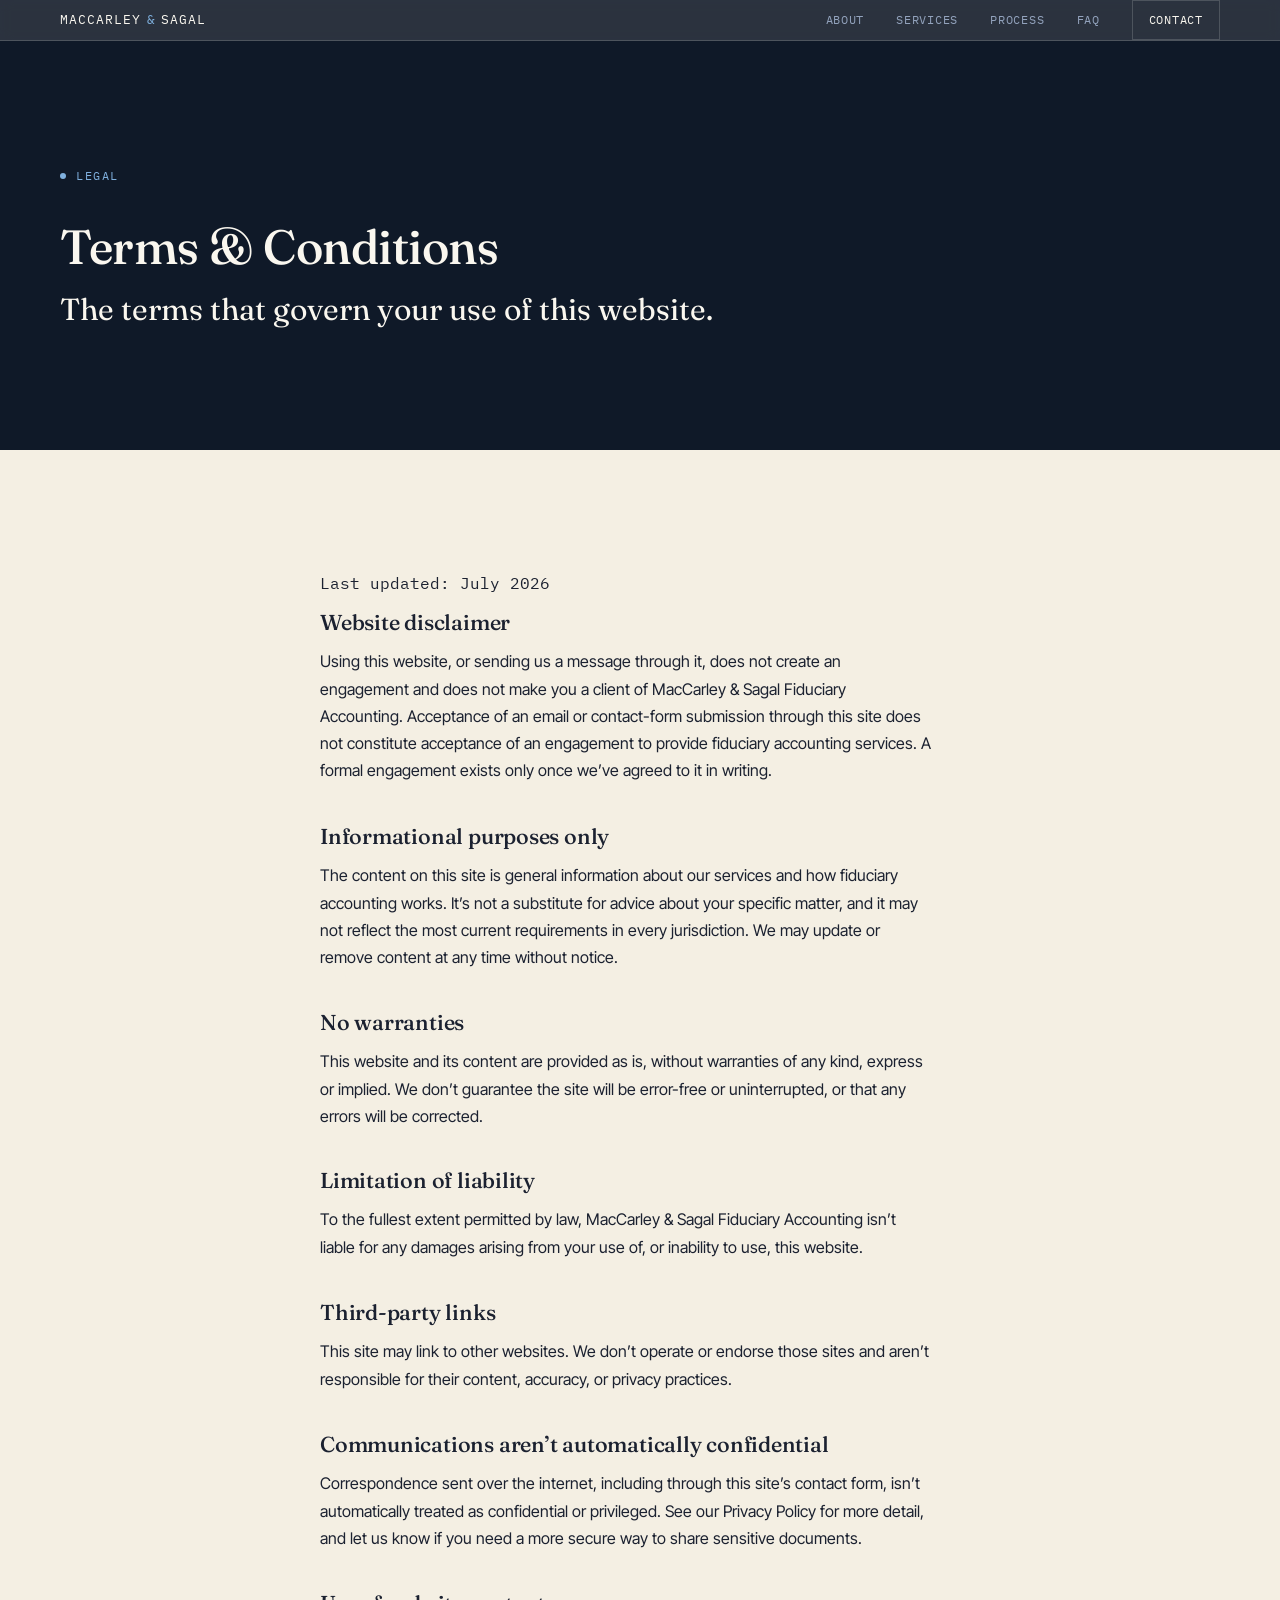
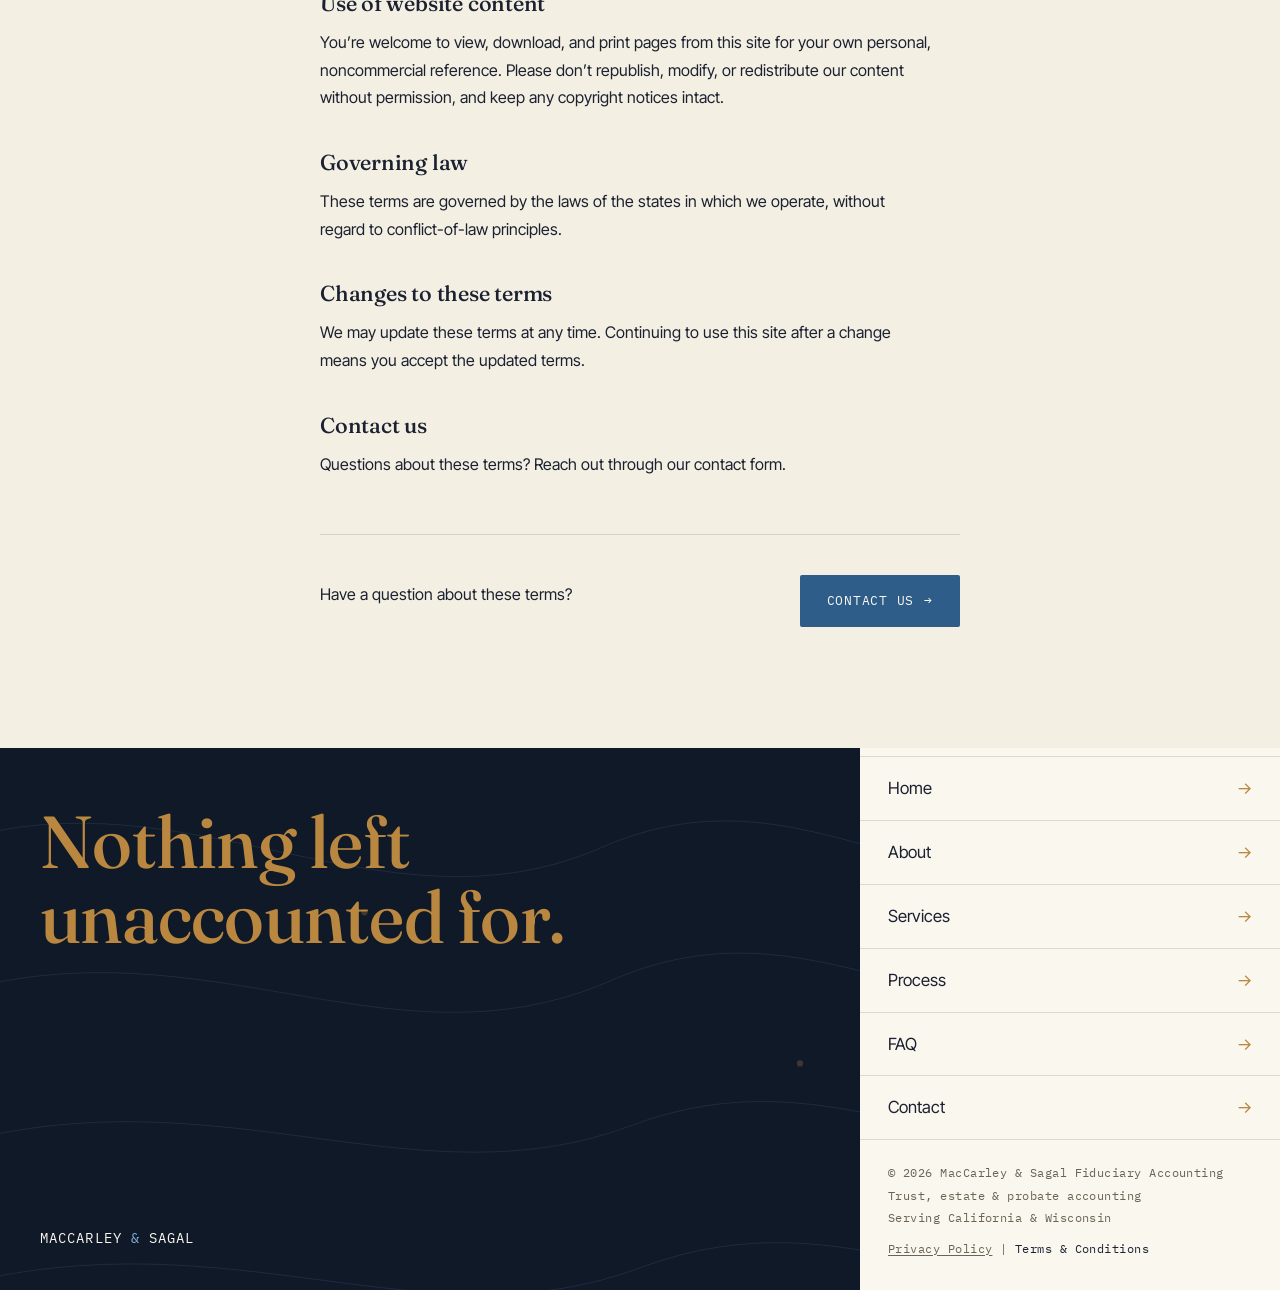
<file: terms.html>
<!DOCTYPE html>
<html lang="en">
<head>
<meta charset="UTF-8">
<meta name="viewport" content="width=device-width, initial-scale=1.0">
<title>Terms &amp; Conditions | MacCarley &amp; Sagal Fiduciary Accounting</title>
<meta name="description" content="The terms that govern your use of macsagal.com.">
<link rel="icon" type="image/svg+xml" href="favicon.svg">
<meta name="theme-color" content="#0F1928">
<meta property="og:type" content="website">
<meta property="og:site_name" content="MacCarley &amp; Sagal Fiduciary Accounting">
<meta property="og:title" content="Terms &amp; Conditions | MacCarley &amp; Sagal Fiduciary Accounting">
<meta property="og:description" content="The terms that govern your use of macsagal.com.">
<meta property="og:url" content="https://macsagal.com/terms.html">
<meta name="twitter:card" content="summary">
<meta name="twitter:title" content="Terms &amp; Conditions | MacCarley &amp; Sagal Fiduciary Accounting">
<meta name="twitter:description" content="The terms that govern your use of macsagal.com.">
<link rel="preconnect" href="https://fonts.googleapis.com">
<link rel="preconnect" href="https://fonts.gstatic.com" crossorigin>
<link href="https://fonts.googleapis.com/css2?family=Fraunces:opsz,wght@9..144,300;9..144,400;9..144,500;9..144,600&family=Inter+Tight:wght@400;500;600&family=IBM+Plex+Mono:wght@400;500&display=swap" rel="stylesheet">
<link rel="stylesheet" href="css/styles.css">
</head>
<body>

<a class="skip-link" href="#main">Skip to content</a>

<header class="site-header" data-reveal>
  <div class="wrap header-inner">
    <a href="index.html" class="brand"><span class="brand-line">MacCarley</span> <span class="brand-accent">&amp;</span> <span class="brand-line">Sagal</span></a>
    <button class="nav-toggle" id="navToggle" aria-expanded="false" aria-controls="siteNav" aria-label="Toggle menu">
      <span></span><span></span><span></span>
    </button>
    <nav class="site-nav" id="siteNav">
      <a href="index.html#about">About</a>
      <a href="index.html#services">Services</a>
      <a href="index.html#process">Process</a>
      <a href="faq.html">FAQ</a>
      <a href="index.html#contact" class="nav-cta">Contact</a>
    </nav>
  </div>
</header>

<main id="main">

  <!-- TERMS HERO -->
  <section class="section section-ink page-hero">
    <div class="wrap">
      <p class="eyebrow eyebrow-light" data-reveal><span class="eyebrow-dot"></span>Legal</p>
      <h1 class="section-headline" style="color:var(--paper)" data-reveal>Terms &amp; Conditions</h1>
      <p class="lede lede-light" data-reveal>The terms that govern your use of this website.</p>
    </div>
  </section>

  <!-- TERMS CONTENT -->
  <section class="section section-cream">
    <div class="wrap legal-content">
      <p class="legal-meta" data-reveal>Last updated: July 2026</p>

      <section data-reveal>
        <h2>Website disclaimer</h2>
        <p>Using this website, or sending us a message through it, does not create an engagement and does not make you a client of MacCarley &amp; Sagal Fiduciary Accounting. Acceptance of an email or contact-form submission through this site does not constitute acceptance of an engagement to provide fiduciary accounting services. A formal engagement exists only once we&rsquo;ve agreed to it in writing.</p>
      </section>

      <section data-reveal>
        <h2>Informational purposes only</h2>
        <p>The content on this site is general information about our services and how fiduciary accounting works. It&rsquo;s not a substitute for advice about your specific matter, and it may not reflect the most current requirements in every jurisdiction. We may update or remove content at any time without notice.</p>
      </section>

      <section data-reveal>
        <h2>No warranties</h2>
        <p>This website and its content are provided as is, without warranties of any kind, express or implied. We don&rsquo;t guarantee the site will be error-free or uninterrupted, or that any errors will be corrected.</p>
      </section>

      <section data-reveal>
        <h2>Limitation of liability</h2>
        <p>To the fullest extent permitted by law, MacCarley &amp; Sagal Fiduciary Accounting isn&rsquo;t liable for any damages arising from your use of, or inability to use, this website.</p>
      </section>

      <section data-reveal>
        <h2>Third-party links</h2>
        <p>This site may link to other websites. We don&rsquo;t operate or endorse those sites and aren&rsquo;t responsible for their content, accuracy, or privacy practices.</p>
      </section>

      <section data-reveal>
        <h2>Communications aren&rsquo;t automatically confidential</h2>
        <p>Correspondence sent over the internet, including through this site&rsquo;s contact form, isn&rsquo;t automatically treated as confidential or privileged. See our Privacy Policy for more detail, and let us know if you need a more secure way to share sensitive documents.</p>
      </section>

      <section data-reveal>
        <h2>Use of website content</h2>
        <p>You&rsquo;re welcome to view, download, and print pages from this site for your own personal, noncommercial reference. Please don&rsquo;t republish, modify, or redistribute our content without permission, and keep any copyright notices intact.</p>
      </section>

      <section data-reveal>
        <h2>Governing law</h2>
        <p>These terms are governed by the laws of the states in which we operate, without regard to conflict-of-law principles.</p>
      </section>

      <section data-reveal>
        <h2>Changes to these terms</h2>
        <p>We may update these terms at any time. Continuing to use this site after a change means you accept the updated terms.</p>
      </section>

      <section data-reveal>
        <h2>Contact us</h2>
        <p>Questions about these terms? Reach out through our contact form.</p>
      </section>

      <div class="page-cta" data-reveal>
        <p class="body-copy">Have a question about these terms?</p>
        <a href="index.html#contact" class="btn btn-primary">Contact Us <span aria-hidden="true">&rarr;</span></a>
      </div>
    </div>
  </section>

</main>

<footer class="site-footer">
  <div class="footer-bg" aria-hidden="true">
    <svg class="topo" viewBox="0 0 1440 900" preserveAspectRatio="xMidYMid slice" xmlns="http://www.w3.org/2000/svg">
      <path d="M-50,100 C220,20 400,200 640,110 C880,20 1020,220 1270,120 C1400,70 1460,110 1500,100" />
      <path d="M-50,250 C210,170 430,360 670,260 C910,150 1050,360 1290,260 C1410,210 1460,250 1500,240" />
      <path d="M-50,420 C230,340 440,510 680,410 C920,300 1060,500 1300,400 C1410,360 1460,390 1500,380" />
      <path d="M-50,590 C250,510 470,660 710,570 C950,480 1090,650 1310,560 C1410,520 1460,550 1500,540" />
      <path d="M-50,750 C260,670 480,820 720,730 C960,640 1100,800 1320,720 C1410,690 1460,710 1500,700" />
      <circle cx="1150" cy="160" r="3.5" />
      <circle cx="410" cy="330" r="3.5" />
      <circle cx="900" cy="500" r="3.5" />
    </svg>
  </div>
  <div class="footer-grid" data-reveal-stagger>
    <div class="footer-left">
      <h2 class="footer-headline">Nothing left<br>unaccounted for.</h2>
      <a href="index.html" class="footer-brand">MacCarley <span class="brand-accent">&amp;</span> Sagal</a>
    </div>
    <div class="footer-box">
      <nav class="footer-box-nav">
        <a href="index.html"><span>Home</span><span class="row-arrow" aria-hidden="true">&rarr;</span></a>
        <a href="index.html#about"><span>About</span><span class="row-arrow" aria-hidden="true">&rarr;</span></a>
        <a href="index.html#services"><span>Services</span><span class="row-arrow" aria-hidden="true">&rarr;</span></a>
        <a href="index.html#process"><span>Process</span><span class="row-arrow" aria-hidden="true">&rarr;</span></a>
        <a href="faq.html"><span>FAQ</span><span class="row-arrow" aria-hidden="true">&rarr;</span></a>
        <a href="index.html#contact"><span>Contact</span><span class="row-arrow" aria-hidden="true">&rarr;</span></a>
      </nav>
      <div class="footer-box-meta">
        <p>&copy; 2026 MacCarley &amp; Sagal Fiduciary Accounting</p>
        <p>Trust, estate &amp; probate accounting</p>
        <p>Serving California &amp; Wisconsin</p>
        <p class="footer-legal"><a href="privacy.html">Privacy Policy</a> | <a href="terms.html" aria-current="page">Terms &amp; Conditions</a></p>
      </div>
    </div>
  </div>
</footer>

<script src="js/script.js"></script>
</body>
</html>
</file>
<file: css/styles.css>
/* ============================================================
   MacCarley & Sagal Fiduciary Accounting — Design Tokens
   ============================================================ */
:root{
  /* Color: blue-led, editorial trust palette */
  --ink:        #0F1928;   /* Ink Navy — dark section bg */
  --ink-raise:  #1B2740;   /* raised surface on ink */
  --ledger-blue:#2E5D8A;   /* primary accent */
  --sky:        #7FB0DE;   /* light blue accent, for use on dark bg */
  --brass:      #B9873F;   /* secondary accent */
  --sage:       #6F8F6A;   /* tertiary accent */
  --cream:      #F4EFE3;   /* Parchment — light section bg */
  --paper:      #FAF7EF;   /* lightest surface */
  --charcoal:   #1B2130;   /* body text on cream */
  --muted-warm: #6B6354;   /* muted text on cream — tuned for 4.5:1 AA contrast */
  --muted-cool: #93A3BD;   /* muted text on ink */
  --line-warm:  rgba(27,33,48,0.14);
  --line-cool:  rgba(255,255,255,0.16);

  /* Type */
  --font-display: "Fraunces", Georgia, "Times New Roman", serif;
  --font-body: "Inter Tight", -apple-system, Segoe UI, sans-serif;
  --font-mono: "IBM Plex Mono", ui-monospace, Menlo, monospace;

  --container: 1240px;
}

*, *::before, *::after{ box-sizing: border-box; }
html{ scroll-behavior: smooth; }
@media (prefers-reduced-motion: reduce){
  html{ scroll-behavior: auto; }
  *, *::before, *::after{ animation-duration: 0.01ms !important; animation-iteration-count: 1 !important; transition-duration: 0.01ms !important; scroll-behavior: auto !important; }
}

body{
  margin: 0;
  font-family: var(--font-body);
  color: var(--charcoal);
  background: var(--cream);
  font-size: 16px;
  line-height: 1.6;
  -webkit-font-smoothing: antialiased;
}

img{ max-width: 100%; display: block; }

a{ color: inherit; }

.wrap{
  max-width: var(--container);
  margin: 0 auto;
  padding: 0 24px;
}

.skip-link{
  position: absolute;
  left: -999px;
  top: 0;
  background: var(--ledger-blue);
  color: #fff;
  padding: 12px 20px;
  z-index: 1000;
}
.skip-link:focus{ left: 12px; top: 12px; }

:focus-visible{
  outline: 2px solid var(--ledger-blue);
  outline-offset: 3px;
}

/* ============================================================
   Type scale
   ============================================================ */
h1, h2, h3{
  font-family: var(--font-display);
  font-weight: 500;
  letter-spacing: -0.01em;
  line-height: 1.08;
  margin: 0;
}

.eyebrow{
  font-family: var(--font-mono);
  font-size: 0.72rem;
  letter-spacing: 0.14em;
  text-transform: uppercase;
  display: inline-flex;
  align-items: center;
  gap: 10px;
  color: var(--ledger-blue);
  margin: 0 0 20px;
}
.eyebrow-light{ color: var(--sky); }
.eyebrow-dot{
  width: 6px; height: 6px;
  border-radius: 50%;
  background: currentColor;
  flex: none;
}

.section-headline{
  font-size: clamp(1.9rem, 3.2vw + 1rem, 3rem);
  max-width: 16ch;
}

.body-copy{
  max-width: 52ch;
  color: var(--charcoal);
  font-size: 1.05rem;
}
.body-copy + .body-copy{ margin-top: 1.1em; }

.lede{
  font-family: var(--font-display);
  font-size: clamp(1.3rem, 1.6vw + 1rem, 1.9rem);
  font-weight: 400;
  line-height: 1.35;
  max-width: 46ch;
  margin: 0 0 48px;
}
.lede-light{ color: var(--paper); }

/* ============================================================
   Buttons
   ============================================================ */
.btn{
  display: inline-flex;
  align-items: center;
  gap: 10px;
  font-family: var(--font-mono);
  font-size: 0.8rem;
  letter-spacing: 0.06em;
  text-transform: uppercase;
  text-decoration: none;
  padding: 15px 26px;
  border-radius: 2px;
  border: 1px solid transparent;
  cursor: pointer;
  transition: transform 0.25s ease, background-color 0.25s ease, color 0.25s ease, border-color 0.25s ease;
  min-height: 44px;
}
.btn span{ transition: transform 0.25s ease; }
.btn:hover span{ transform: translateX(3px); }
.btn:hover{ transform: translateY(-1px); }

.btn-primary{
  background: var(--ledger-blue);
  color: var(--paper);
}
.btn-primary:hover{ background: #244a6d; }

.btn-outline-light{
  border-color: var(--line-cool);
  color: var(--paper);
  background: transparent;
}
.btn-outline-light:hover{ background: rgba(255,255,255,0.08); border-color: var(--sky); }

.btn-block{ width: 100%; justify-content: center; }

/* ============================================================
   Header / Nav
   ============================================================ */
.site-header{
  position: sticky;
  top: 0;
  z-index: 200;
  background: rgba(15,25,40,0.88);
  backdrop-filter: saturate(140%) blur(6px);
  border-bottom: 1px solid var(--line-cool);
}
.header-inner{
  display: flex;
  align-items: center;
  justify-content: space-between;
  padding-top: 18px;
  padding-bottom: 18px;
}
.brand{
  font-family: var(--font-mono);
  font-size: 0.82rem;
  letter-spacing: 0.08em;
  text-transform: uppercase;
  color: var(--paper);
  text-decoration: none;
  line-height: 1.4;
  display: inline-flex;
  flex-wrap: wrap;
  gap: 0.4em;
}
.brand-accent{ color: var(--sky); }

.site-nav{
  display: flex;
  align-items: center;
  gap: 32px;
}
.site-nav a{
  font-family: var(--font-mono);
  font-size: 0.78rem;
  letter-spacing: 0.06em;
  text-transform: uppercase;
  text-decoration: none;
  color: var(--muted-cool);
  transition: color 0.2s ease;
}
.site-nav a:hover{ color: var(--paper); }
.site-nav a[aria-current="page"]{ color: var(--sky); }
.nav-cta{
  color: var(--paper) !important;
  border: 1px solid var(--line-cool);
  padding: 9px 16px;
}
.nav-cta:hover{ border-color: var(--sky); }

.nav-toggle{
  display: none;
  flex-direction: column;
  justify-content: center;
  gap: 5px;
  width: 44px;
  height: 44px;
  background: transparent;
  border: 1px solid var(--line-cool);
  border-radius: 2px;
  cursor: pointer;
}
.nav-toggle span{
  display: block;
  width: 18px;
  height: 1.5px;
  margin: 0 auto;
  background: var(--paper);
  transition: transform 0.25s ease, opacity 0.25s ease;
}
.nav-toggle[aria-expanded="true"] span:nth-child(1){ transform: translateY(6.5px) rotate(45deg); }
.nav-toggle[aria-expanded="true"] span:nth-child(2){ opacity: 0; }
.nav-toggle[aria-expanded="true"] span:nth-child(3){ transform: translateY(-6.5px) rotate(-45deg); }

/* ============================================================
   Hero
   ============================================================ */
.hero{
  position: relative;
  background: var(--ink);
  color: var(--paper);
  overflow: hidden;
  padding-top: 96px;
}
.hero-bg{
  position: absolute;
  inset: 0;
  z-index: 0;
  opacity: 0.5;
}
.topo{ width: 100%; height: 100%; }
.topo path{
  fill: none;
  stroke: var(--sky);
  stroke-width: 1;
  opacity: 0.35;
}
.topo circle{ fill: var(--brass); opacity: 0.7; }

.hero-grid{
  position: relative;
  z-index: 1;
  display: grid;
  grid-template-columns: 1fr;
  gap: 40px;
  padding-top: 64px;
  padding-bottom: 40px;
}
.hero-headline{
  font-size: clamp(2rem, 4.6vw + 0.8rem, 3.6rem);
  color: var(--paper);
}
.hero-copy .eyebrow{ font-size: 1rem; }
.hero-aside{
  display: flex;
  flex-direction: column;
  gap: 24px;
  max-width: 38ch;
}
.hero-aside p{ color: var(--muted-cool); font-size: 1.05rem; margin: 0; }

.swatch-row{
  position: relative;
  z-index: 1;
  display: flex;
  gap: 6px;
  padding-bottom: 28px;
  border-bottom: 1px solid var(--line-cool);
}
.swatch{ width: 40px; height: 8px; }
.swatch-blue{ background: var(--ledger-blue); }
.swatch-sage{ background: var(--sage); }
.swatch-brass{ background: var(--brass); }

/* ============================================================
   Sections (generic)
   ============================================================ */
.section{ padding: 88px 0; }
.section-ink{ background: var(--ink); color: var(--paper); }
#services{ padding-top: 56px; }
.section-cream{ background: var(--cream); }

/* ============================================================
   Services list
   ============================================================ */
.service-list{
  list-style: none;
  margin: 40px auto 0;
  padding: 0;
  border-top: 1px solid var(--line-cool);
}
.service-row{
  display: flex;
  align-items: baseline;
  gap: 24px;
  padding: 22px 0;
  border-bottom: 1px solid var(--line-cool);
  transition: padding-left 0.3s ease, background-color 0.3s ease;
}
.service-row:hover{
  padding-left: 12px;
  background: rgba(255,255,255,0.03);
}
.service-num{
  font-family: var(--font-mono);
  color: var(--brass);
  font-size: 0.95rem;
  width: 2ch;
  flex: none;
}
.service-name{
  font-family: var(--font-display);
  font-size: clamp(1.15rem, 1.4vw + 0.8rem, 1.6rem);
  font-weight: 400;
}

/* ============================================================
   About split
   ============================================================ */
.about{
  display: grid;
  grid-template-columns: 1fr;
  gap: 56px;
  align-items: center;
}
.about-head{ grid-column: 1 / -1; margin-bottom: 8px; }
.about-headline{ max-width: none; font-size: clamp(1.85rem, 4.6vw - 0.3rem, 2.9rem); }
.about-visual{ padding: 0 24px; }
.ledger-art{ width: 100%; height: auto; }
.ledger-bg{ fill: var(--paper); }
.ledger-lines line{ stroke: var(--line-warm); stroke-width: 1; }
.ledger-mark circle{ fill: var(--brass); }
.ledger-mark path{ stroke: var(--ledger-blue); stroke-width: 1.5; }

.about-copy{ padding: 0 24px; max-width: 640px; }
.about-copy > * + *{ margin-top: 20px; }

.fact-row{
  display: flex;
  flex-direction: column;
  gap: 16px;
  padding-top: 24px;
  border-top: 1px solid var(--line-warm);
}
.fact{ display: flex; align-items: baseline; gap: 16px; }
.fact-num{
  font-family: var(--font-display);
  font-size: 2rem;
  line-height: 1;
  color: var(--ledger-blue);
  flex: none;
  width: 1.4em;
}
.fact:nth-child(2) .fact-num{ color: var(--sage); }
.fact:nth-child(3) .fact-num{ color: var(--brass); }
.fact-label{
  font-size: 0.92rem;
  color: var(--muted-warm);
  max-width: 34ch;
}

.team{
  grid-column: 1 / -1;
  padding: 48px 24px 0;
  margin-top: 16px;
  border-top: 1px solid var(--line-warm);
}
.team-head{ max-width: 640px; }
.team-title{
  font-size: clamp(1.2rem, 1vw + 1rem, 1.5rem);
  margin-top: 12px;
  max-width: 32ch;
}
.team-grid{
  display: grid;
  grid-template-columns: 1fr;
  gap: 40px;
  margin-top: 40px;
}
.team-member:nth-child(1) .team-avatar{ background: var(--ledger-blue); }
.team-member:nth-child(2) .team-avatar{ background: var(--brass); }
.team-avatar{
  display: flex;
  align-items: center;
  justify-content: center;
  width: 56px;
  height: 56px;
  border-radius: 50%;
  font-family: var(--font-mono);
  font-size: 0.85rem;
  letter-spacing: 0.04em;
  color: var(--paper);
  margin-bottom: 18px;
}
.team-name{ font-size: 1.2rem; margin: 0 0 2px; }
.team-role{
  font-family: var(--font-mono);
  font-size: 0.75rem;
  letter-spacing: 0.06em;
  text-transform: uppercase;
  color: var(--ledger-blue);
  margin: 0 0 12px;
}
.team-member:nth-child(2) .team-role{ color: var(--brass); }
.team-bio{
  margin: 0;
  color: var(--muted-warm);
  font-size: 0.95rem;
  max-width: 42ch;
}

/* ============================================================
   California comparison
   ============================================================ */
.compare .lede-light{ margin-top: 18px; }
.compare-list{
  list-style: none;
  margin: 48px auto 0;
  padding: 0;
  border-top: 1px solid var(--line-cool);
}
.compare-row{
  display: grid;
  grid-template-columns: 1fr;
  gap: 8px;
  padding: 28px 0;
  border-bottom: 1px solid var(--line-cool);
}
.compare-name{
  font-family: var(--font-mono);
  font-size: 0.78rem;
  letter-spacing: 0.06em;
  text-transform: uppercase;
  color: var(--brass);
}
.compare-gap{
  margin: 0;
  font-family: var(--font-display);
  font-size: clamp(1.05rem, 0.8vw + 0.9rem, 1.25rem);
  font-weight: 400;
  color: var(--paper);
  max-width: 62ch;
}
.compare-close{
  margin: 40px 0 0;
  padding-top: 32px;
  border-top: 1px solid var(--line-cool);
  font-family: var(--font-display);
  font-size: clamp(1.3rem, 1.6vw + 1rem, 1.7rem);
  color: var(--paper);
  max-width: 46ch;
}

/* ============================================================
   Process (timeline)
   ============================================================ */
.process-head{ margin-bottom: 56px; }
.process-head .section-headline{ max-width: none; }
.process-intro{ margin-top: 18px; }

.timeline{
  position: relative;
  list-style: none;
  margin: 0 auto;
  padding: 0;
}
.timeline::before{
  content: "";
  position: absolute;
  top: 22px;
  bottom: 22px;
  left: 22px;
  width: 1px;
  background: var(--line-warm);
}
.timeline-item{
  position: relative;
  display: grid;
  grid-template-columns: 44px 1fr;
  column-gap: 24px;
  padding-bottom: 44px;
}
.timeline-item:last-child{ padding-bottom: 0; }
.timeline-node{
  position: relative;
  z-index: 1;
  width: 44px;
  height: 44px;
  border-radius: 50%;
  background: var(--cream);
  border: 1.5px solid currentColor;
  display: flex;
  align-items: center;
  justify-content: center;
  font-family: var(--font-mono);
  font-size: 0.8rem;
  flex: none;
  transition: transform 0.3s ease;
}
.timeline-blue .timeline-node{ color: var(--ledger-blue); }
.timeline-sage .timeline-node{ color: var(--sage); }
.timeline-brass .timeline-node{ color: var(--brass); }
.timeline-item:hover .timeline-node{ transform: scale(1.08); }
.timeline-title{
  font-size: 1.25rem;
  margin: 4px 0 8px;
}
.timeline-desc{
  margin: 0;
  color: var(--muted-warm);
  font-size: 0.98rem;
  max-width: 56ch;
}

/* ============================================================
   Contact
   ============================================================ */
.contact-grid{
  display: grid;
  grid-template-columns: 1fr;
  gap: 48px;
  align-items: center;
}
.contact-copy .section-headline{ margin: 0 0 20px; }
.contact-panel{
  background: var(--paper);
  color: var(--charcoal);
  padding: 40px 28px;
  border: 1px solid rgba(0,0,0,0.06);
  box-shadow: 0 40px 70px -35px rgba(4,9,20,0.55);
}
.contact-form{
  max-width: 460px;
  margin: 0 auto;
  display: flex;
  flex-direction: column;
  gap: 20px;
}
.field{ display: flex; flex-direction: column; gap: 8px; }
.field label{
  font-family: var(--font-mono);
  font-size: 0.72rem;
  letter-spacing: 0.1em;
  text-transform: uppercase;
  color: var(--muted-warm);
}
.field input, .field textarea{
  background: var(--cream);
  border: 1px solid var(--line-warm);
  border-radius: 2px;
  padding: 12px 14px;
  color: var(--charcoal);
  font-family: var(--font-body);
  font-size: 1rem;
  resize: vertical;
}
.field input:focus, .field textarea:focus{
  outline: 2px solid var(--ledger-blue);
  outline-offset: 1px;
  border-color: var(--ledger-blue);
}
.form-note{
  margin: 0;
  min-height: 1.2em;
  font-size: 0.9rem;
  color: var(--ledger-blue);
}
.form-note--error{ color: #b3413a; }

/* ============================================================
   Footer
   ============================================================ */
.site-footer{
  position: relative;
  background: var(--ink);
  color: var(--paper);
  overflow: hidden;
}
.footer-bg{ position: absolute; inset: 0; opacity: 0.4; z-index: 0; }
.footer-bg .topo path{ stroke: var(--sky); }
.footer-bg .topo circle{ fill: var(--brass); opacity: 0.7; }

.footer-grid{
  position: relative;
  z-index: 1;
  display: grid;
  grid-template-columns: 1fr;
}
.footer-left{
  display: flex;
  flex-direction: column;
  justify-content: space-between;
  gap: 48px;
  padding: 56px 24px 40px;
}
.footer-headline{
  font-size: clamp(2.6rem, 6vw + 1rem, 4.6rem);
  color: var(--brass);
  line-height: 1.02;
}
.footer-brand{
  font-family: var(--font-mono);
  font-size: 0.85rem;
  letter-spacing: 0.08em;
  text-transform: uppercase;
  text-decoration: none;
  color: var(--paper);
}
.footer-brand .brand-accent{ color: var(--sky); }

.footer-box{
  background: var(--paper);
  color: var(--charcoal);
  display: flex;
  flex-direction: column;
  justify-content: space-between;
  width: 100%;
  padding: 8px 0 0;
}
.footer-box-nav{ display: flex; flex-direction: column; }
.footer-box-nav a{
  display: flex;
  align-items: center;
  justify-content: space-between;
  padding: 18px 28px;
  text-decoration: none;
  color: var(--charcoal);
  font-family: var(--font-body);
  font-size: 1.05rem;
  border-bottom: 1px solid var(--line-warm);
  transition: background-color 0.25s ease, padding-left 0.25s ease;
}
.footer-box-nav a:first-child{ border-top: 1px solid var(--line-warm); }
.footer-box-nav a:hover{ background: var(--cream); padding-left: 34px; }
.footer-box-nav .row-arrow{
  color: var(--brass);
  transition: transform 0.25s ease;
}
.footer-box-nav a:hover .row-arrow{ transform: translateX(3px); }
.footer-box-meta{
  padding: 24px 28px 28px;
  font-family: var(--font-mono);
  font-size: 0.72rem;
  letter-spacing: 0.04em;
  color: var(--muted-warm);
}
.footer-box-meta p{ margin: 0 0 4px; }
.footer-legal{ margin-top: 12px !important; }
.footer-legal a{ color: var(--muted-warm); text-decoration: underline; text-underline-offset: 2px; }
.footer-legal a:hover{ color: var(--ledger-blue); }
.footer-legal a[aria-current="page"]{ color: var(--charcoal); text-decoration: none; }

/* ============================================================
   FAQ
   ============================================================ */
.page-hero{ padding-bottom: 64px; }
.page-hero .lede-light{ margin: 0; }
.page-hero .section-headline{ margin: 16px 0; max-width: none; }

.faq-list{
  max-width: 820px;
  border-top: 1px solid var(--line-warm);
}
.faq-item{ border-bottom: 1px solid var(--line-warm); }
.faq-question{
  display: flex;
  align-items: center;
  justify-content: space-between;
  gap: 24px;
  padding: 24px 4px;
  cursor: pointer;
  list-style: none;
  font-family: var(--font-display);
  font-size: clamp(1.05rem, 0.4vw + 1rem, 1.3rem);
  color: var(--charcoal);
  transition: color 0.2s ease;
}
.faq-question::-webkit-details-marker{ display: none; }
.faq-question:hover{ color: var(--ledger-blue); }
.faq-icon{
  font-family: var(--font-mono);
  color: var(--ledger-blue);
  font-size: 1.2rem;
  flex: none;
  transition: transform 0.3s ease;
}
.faq-item[open] .faq-icon{ transform: rotate(45deg); }
.faq-answer{
  margin: -8px 4px 28px;
  color: var(--muted-warm);
  max-width: 66ch;
  font-size: 1rem;
}
.faq-answer-lead{
  margin: -8px 4px 14px;
  color: var(--muted-warm);
  max-width: 66ch;
  font-size: 1rem;
}
.faq-checklist{
  list-style: none;
  margin: 0 4px 18px;
  padding: 0;
  max-width: 66ch;
}
.faq-checklist li{
  position: relative;
  padding-left: 20px;
  color: var(--charcoal);
  font-size: 1rem;
}
.faq-checklist li + li{ margin-top: 8px; }
.faq-checklist li::before{
  content: "";
  position: absolute;
  left: 2px;
  top: 0.55em;
  width: 6px;
  height: 6px;
  border-radius: 50%;
  background: var(--ledger-blue);
}
.faq-answer-note{
  margin: 0 4px 28px;
  color: var(--muted-warm);
  max-width: 66ch;
  font-size: 1rem;
}

.page-cta{
  display: flex;
  flex-direction: column;
  align-items: flex-start;
  gap: 20px;
  margin-top: 56px;
  padding-top: 40px;
  border-top: 1px solid var(--line-warm);
}
.page-cta p{ margin: 0; }

/* ============================================================
   Legal pages (Privacy Policy, Terms & Conditions)
   ============================================================ */
.legal-meta{
  font-family: var(--font-mono);
  font-size: 0.78rem;
  color: var(--muted-warm);
  margin: 0 0 40px;
}
.legal-content{ max-width: 720px; }
.legal-content h2{
  font-size: 1.35rem;
  margin: 40px 0 14px;
}
.legal-content section:first-of-type h2{ margin-top: 0; }
.legal-content p{
  color: var(--charcoal);
  font-size: 1rem;
  line-height: 1.7;
  max-width: 68ch;
  margin: 0 0 14px;
}
.legal-content p:last-child{ margin-bottom: 0; }

/* ============================================================
   Scroll reveal
   ============================================================ */
[data-reveal], [data-reveal-stagger] > *{
  opacity: 0;
  transform: translateY(22px);
  transition: opacity 0.9s cubic-bezier(0.16, 1, 0.3, 1), transform 0.9s cubic-bezier(0.16, 1, 0.3, 1);
  will-change: opacity, transform;
}
[data-reveal].is-visible, [data-reveal-stagger].is-visible > *{
  opacity: 1;
  transform: translateY(0);
}
/* Per-item transition-delay is set inline by script.js so any
   number of staggered children (5 services, 10 timeline steps, etc.)
   fan out evenly without hardcoded nth-child rules. */
@media (prefers-reduced-motion: reduce){
  [data-reveal], [data-reveal-stagger] > *{ opacity: 1; transform: none; }
}

/* ============================================================
   Responsive
   ============================================================ */
@media (min-width: 640px){
  .about-visual, .about-copy{ padding: 0 40px; }
  .team{ padding-left: 40px; padding-right: 40px; }
}

@media (min-width: 768px){
  .wrap{ padding: 0 40px; }
  .hero-grid{
    grid-template-columns: 1.4fr 1fr;
    align-items: end;
    padding-top: 96px;
    padding-bottom: 96px;
  }
  .about{ grid-template-columns: 1fr 1fr; }
  .team-grid{ grid-template-columns: 1fr 1fr; gap: 56px; }
  .timeline{ max-width: 780px; }
  .timeline-item{ grid-template-columns: 52px 1fr; column-gap: 32px; padding-bottom: 52px; }
  .timeline-node{ width: 52px; height: 52px; font-size: 0.85rem; }
  .timeline::before{ left: 26px; }
  .contact-grid{ grid-template-columns: 1.1fr 0.9fr; }
  .contact-panel{ padding: 48px 44px; }
  .footer-grid{ grid-template-columns: 1fr 420px; align-items: stretch; min-height: 540px; }
  .footer-left{ padding-left: 40px; }
  .page-cta{ flex-direction: row; align-items: center; justify-content: space-between; }
  .compare-row{ grid-template-columns: 260px 1fr; column-gap: 32px; align-items: baseline; }
}

@media (min-width: 1024px){
  .section{ padding: 120px 0; }
}

@media (max-width: 767px){
  .footer-contact{ text-align: left; }
  .site-nav{
    position: absolute;
    top: 100%;
    left: 0;
    right: 0;
    background: var(--ink);
    flex-direction: column;
    align-items: stretch;
    gap: 0;
    max-height: 0;
    overflow: hidden;
    transition: max-height 0.3s ease;
    border-bottom: 1px solid var(--line-cool);
  }
  .site-nav.is-open{ max-height: 260px; }
  .site-nav a{
    padding: 16px 24px;
    border-top: 1px solid var(--line-cool);
    min-height: 44px;
    display: flex;
    align-items: center;
  }
  .nav-cta{ border: none; }
  .nav-toggle{ display: flex; }
}
</file>
